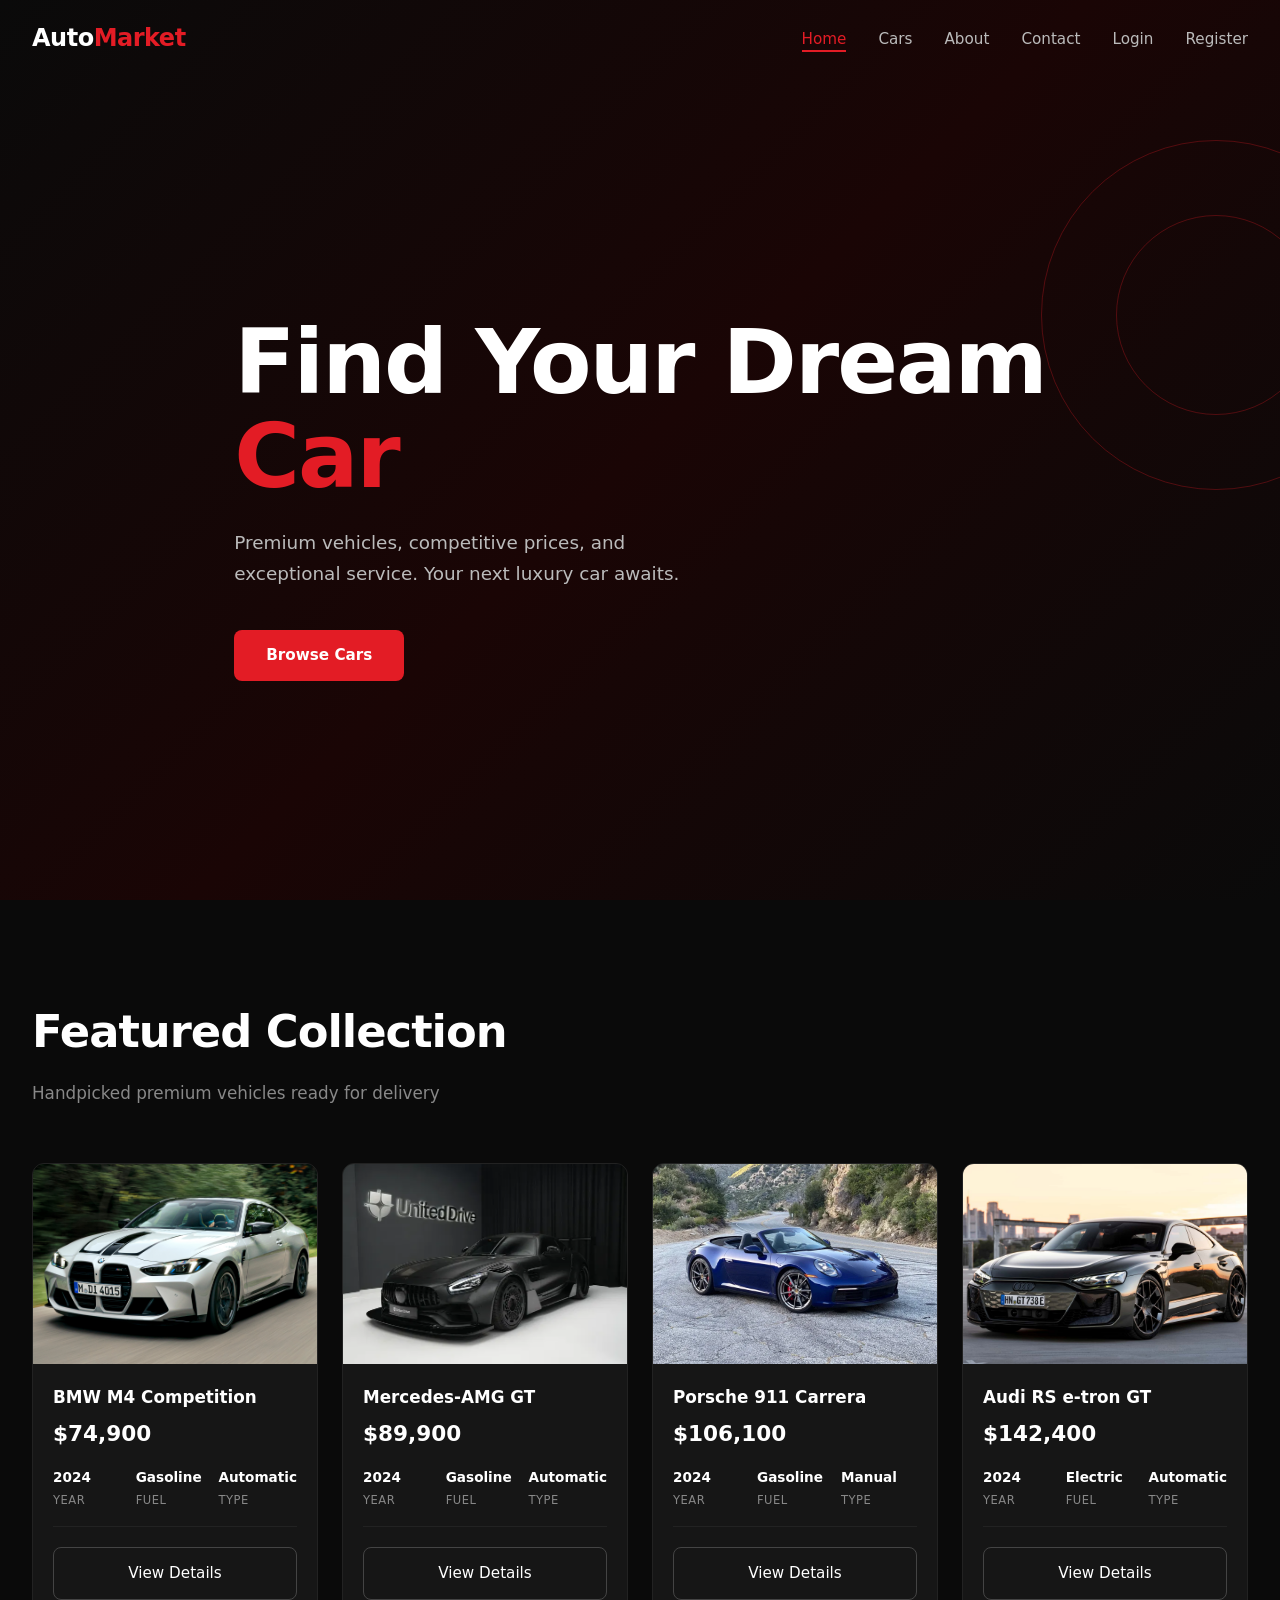
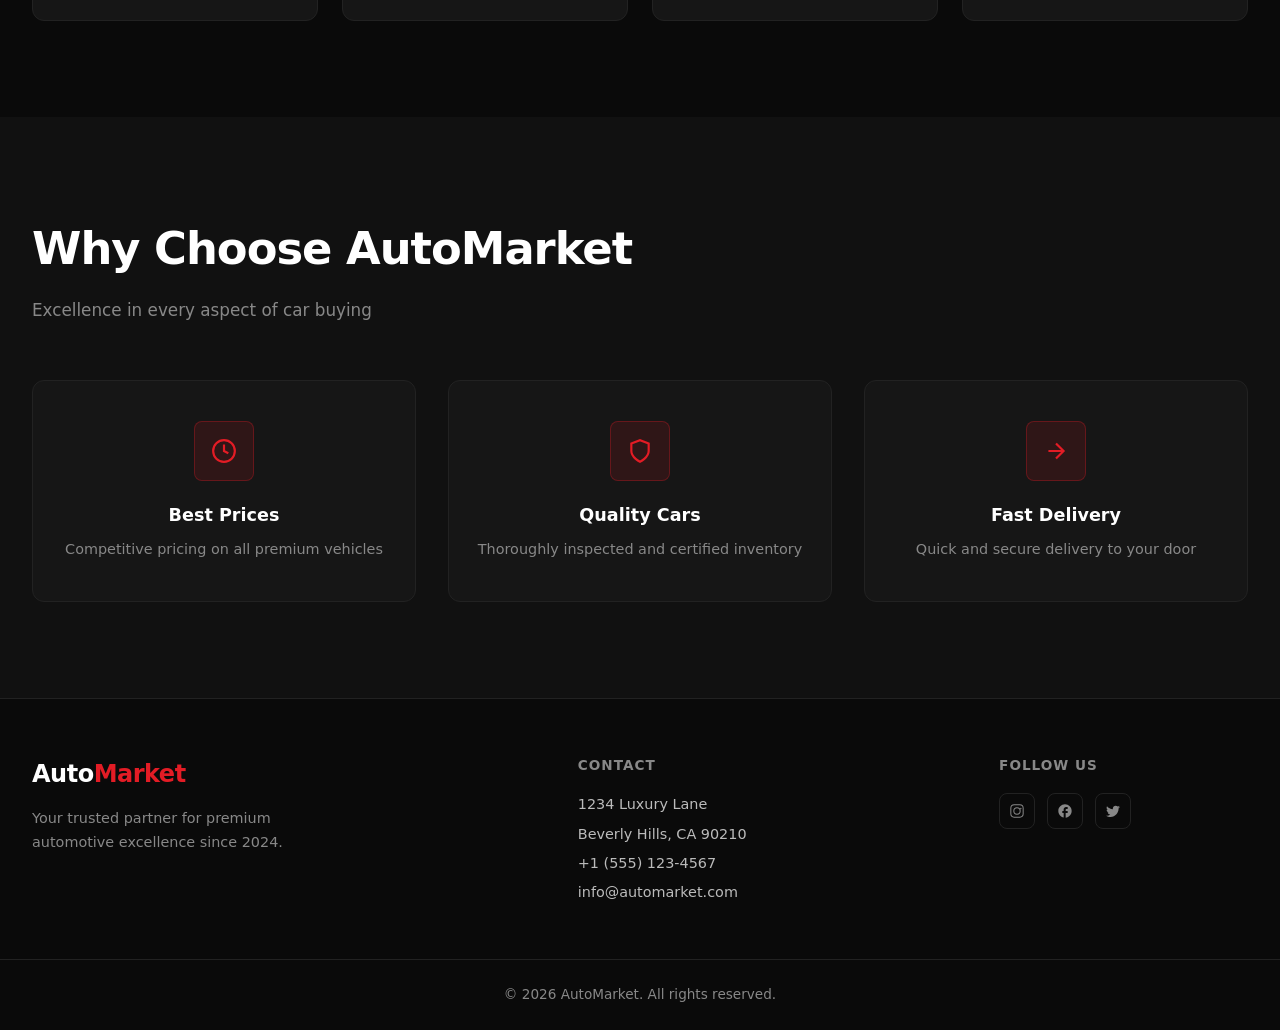
<file: html/index.html>
<!DOCTYPE html>
<html lang="en">
<head>
  <meta charset="UTF-8"/>
  <meta name="viewport" content="width=device-width, initial-scale=1.0"/>
  <title>AutoMarket – Find Your Dream Car</title>
  <link rel="stylesheet" href="../css/style.css"/>
</head>
<body>

 <nav class="navbar" id="navbar">
  <div class="nav-container">

    <a href="index.html" class="logo">Auto<span>Market</span></a>

    <ul class="nav-links">
      <li><a href="index.html" class="active">Home</a></li>
      <li><a href="cars.html">Cars</a></li>
      <li><a href="about.html">About</a></li>
      <li><a href="contact.html">Contact</a></li>
      <li><a href="login.html">Login</a></li>
      <li><a href="register.html">Register</a></li>
    </ul>

    <button class="hamburger" id="hamburger">
      <span></span>
      <span></span>
      <span></span>
    </button>

  </div>
</nav>

  <section class="hero">
    <div class="hero-bg"></div>
    <div class="hero-content animate-fade-up">
      <h1>Find Your Dream<br><span class="hero-accent">Car</span></h1>
      <p>Premium vehicles, competitive prices, and exceptional service. Your next luxury car awaits.</p>
      <a href="cars.html" class="btn-primary">Browse Cars</a>
    </div>
    <div class="hero-overlay-rings">
      <div class="ring ring-1"></div>
      <div class="ring ring-2"></div>
    </div>
  </section>

  <section class="featured section-padding">
    <div class="container">
      <div class="section-header animate-fade-up">
        <h2>Featured Collection</h2>
        <p>Handpicked premium vehicles ready for delivery</p>
      </div>
      <div class="cars-grid" id="featured-grid"></div>
    </div>
  </section>

  <section class="why-us section-padding dark-section">
    <div class="container">
      <div class="section-header animate-fade-up">
        <h2>Why Choose AutoMarket</h2>
        <p>Excellence in every aspect of car buying</p>
      </div>
      <div class="features-grid">
        <div class="feature-card animate-fade-up">
          <div class="feature-icon">
            <svg viewBox="0 0 24 24" fill="none" stroke="currentColor" stroke-width="2"><circle cx="12" cy="12" r="10"/><path d="M12 6v6l4 2"/></svg>
          </div>
          <h3>Best Prices</h3>
          <p>Competitive pricing on all premium vehicles</p>
        </div>
        <div class="feature-card animate-fade-up" style="animation-delay:.1s">
          <div class="feature-icon">
            <svg viewBox="0 0 24 24" fill="none" stroke="currentColor" stroke-width="2"><path d="M12 22s8-4 8-10V5l-8-3-8 3v7c0 6 8 10 8 10z"/></svg>
          </div>
          <h3>Quality Cars</h3>
          <p>Thoroughly inspected and certified inventory</p>
        </div>
        <div class="feature-card animate-fade-up" style="animation-delay:.2s">
          <div class="feature-icon">
            <svg viewBox="0 0 24 24" fill="none" stroke="currentColor" stroke-width="2"><path d="M5 12h14M12 5l7 7-7 7"/></svg>
          </div>
          <h3>Fast Delivery</h3>
          <p>Quick and secure delivery to your door</p>
        </div>
      </div>
    </div>
  </section>

  <footer class="footer">
    <div class="footer-container">
      <div class="footer-brand">
        <a href="index.html" class="logo">Auto<span>Market</span></a>
        <p>Your trusted partner for premium automotive excellence since 2024.</p>
      </div>
      <div class="footer-contact">
        <h4>Contact</h4>
        <p>1234 Luxury Lane</p>
        <p>Beverly Hills, CA 90210</p>
        <p>+1 (555) 123-4567</p>
        <p>info@automarket.com</p>
      </div>
      <div class="footer-social">
        <h4>Follow Us</h4>
        <div class="social-links">
          <a href="#" class="social-btn">
            <svg viewBox="0 0 24 24" fill="currentColor"><path d="M7.75 2h8.5A5.75 5.75 0 0 1 22 7.75v8.5A5.75 5.75 0 0 1 16.25 22h-8.5A5.75 5.75 0 0 1 2 16.25v-8.5A5.75 5.75 0 0 1 7.75 2zm0 1.5A4.25 4.25 0 0 0 3.5 7.75v8.5A4.25 4.25 0 0 0 7.75 20.5h8.5A4.25 4.25 0 0 0 20.5 16.25v-8.5A4.25 4.25 0 0 0 16.25 3.5h-8.5zm4.25 3a5.5 5.5 0 1 1 0 11 5.5 5.5 0 0 1 0-11zm0 1.5a4 4 0 1 0 0 8 4 4 0 0 0 0-8zm5.75-.75a1 1 0 1 1 0 2 1 1 0 0 1 0-2z"/></svg>
          </a>
          <a href="#" class="social-btn">
            <svg viewBox="0 0 24 24" fill="currentColor"><path d="M22 12c0-5.52-4.48-10-10-10S2 6.48 2 12c0 4.84 3.44 8.87 8 9.8V15H8v-3h2V9.5C10 7.57 11.57 6 13.5 6H16v3h-2c-.55 0-1 .45-1 1v2h3v3h-3v6.95C18.05 21.45 22 17.19 22 12z"/></svg>
          </a>
          <a href="#" class="social-btn">
            <svg viewBox="0 0 24 24" fill="currentColor"><path d="M22.46 6c-.77.35-1.6.58-2.46.69.88-.53 1.56-1.37 1.88-2.38-.83.5-1.75.85-2.72 1.05C18.37 4.5 17.26 4 16 4c-2.35 0-4.27 1.92-4.27 4.29 0 .34.04.67.11.98C8.28 9.09 5.11 7.38 3 4.79c-.37.63-.58 1.37-.58 2.15 0 1.49.75 2.81 1.91 3.56-.71 0-1.37-.2-1.95-.5v.03c0 2.08 1.48 3.82 3.44 4.21a4.22 4.22 0 0 1-1.93.07 4.28 4.28 0 0 0 4 2.98 8.521 8.521 0 0 1-5.33 1.84c-.34 0-.68-.02-1.02-.06C3.44 20.29 5.7 21 8.12 21 16 21 20.33 14.46 20.33 8.79c0-.19 0-.37-.01-.56.84-.6 1.56-1.36 2.14-2.23z"/></svg>
          </a>
        </div>
      </div>
    </div>
    <div class="footer-bottom">
      <p>© 2026 AutoMarket. All rights reserved.</p>
    </div>
  </footer>

  <script src="../js/script.js"></script>
  <script>
    const featured = carsData.slice(0, 4);
    const grid = document.getElementById('featured-grid');
    featured.forEach(car => { grid.innerHTML += createCarCard(car); });
    initAnimations();
  </script>
</body>
</html>
</file>
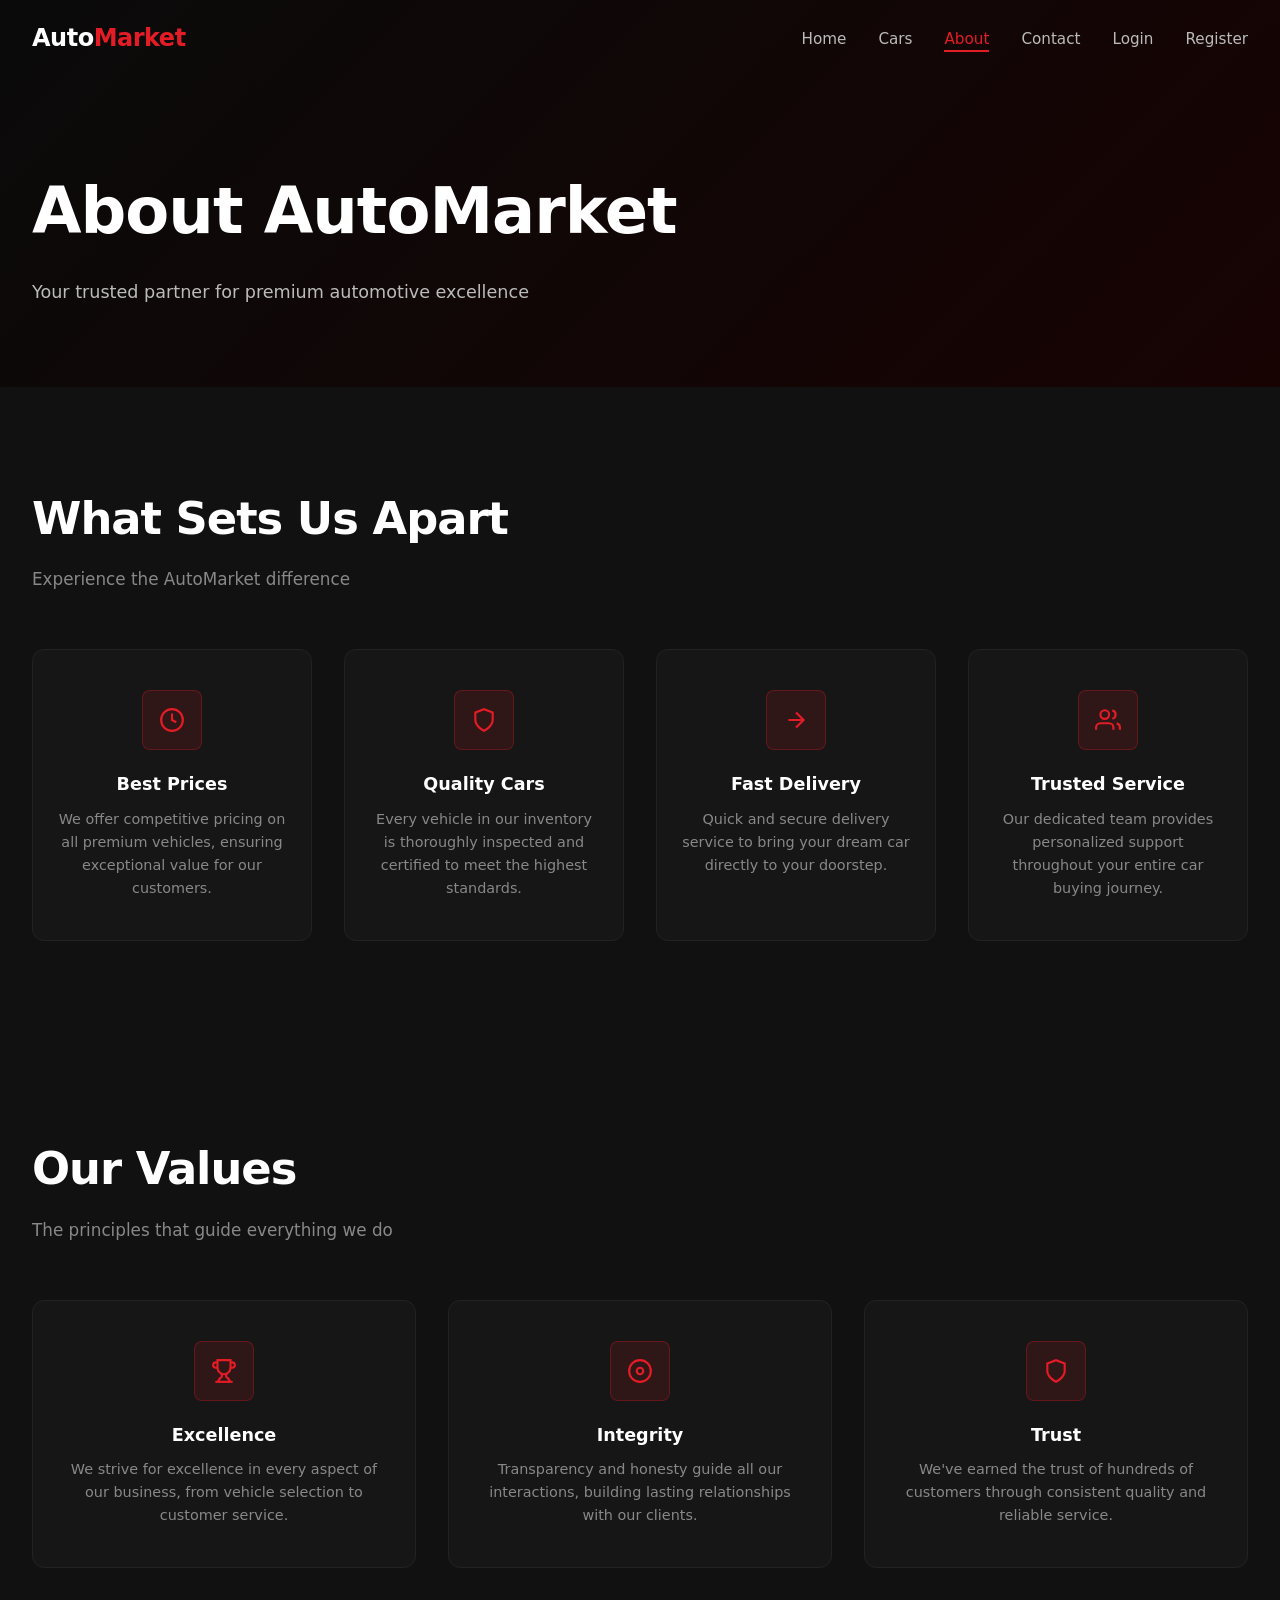
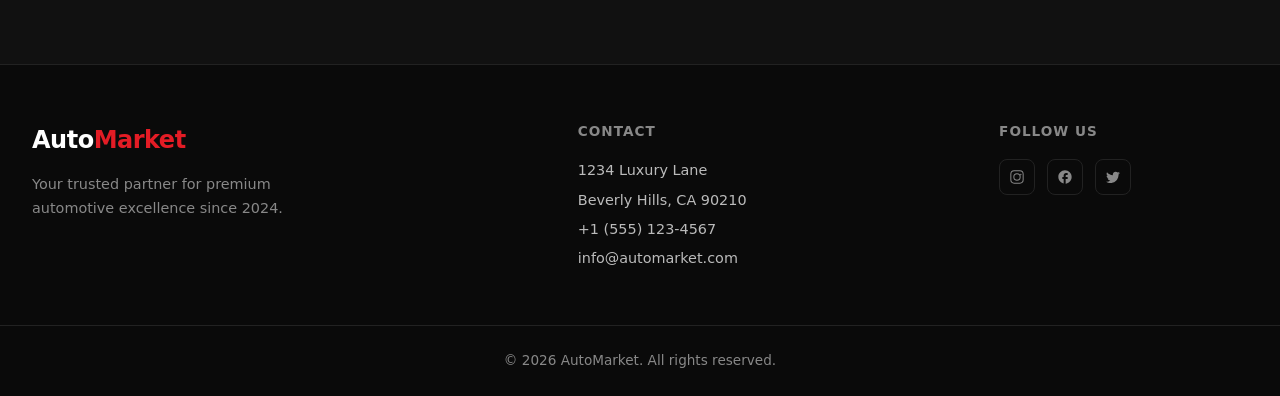
<file: html/about.html>
<!DOCTYPE html>
<html lang="en">
<head>
  <meta charset="UTF-8"/>
  <meta name="viewport" content="width=device-width, initial-scale=1.0"/>
  <title>AutoMarket – About Us</title>
  <link rel="stylesheet" href="../css/style.css"/>
</head>

<body>

  <nav class="navbar" id="navbar">
    <div class="nav-container">
      <a href="index.html" class="logo">Auto<span>Market</span></a>
      <ul class="nav-links">
        <li><a href="index.html">Home</a></li>
        <li><a href="cars.html">Cars</a></li>
        <li><a href="about.html" class="active">About</a></li>
        <li><a href="contact.html">Contact</a></li>
        <li><a href="login.html">Login</a></li>
        <li><a href="register.html">Register</a></li>
      </ul>
      <button class="hamburger" id="hamburger">
        <span></span><span></span><span></span>
      </button>
    </div>
  </nav>

  <section class="page-hero dark-section">
    <div class="hero-bg"></div>
    <div class="container">
      <div class="page-hero-content animate-fade-up">
        <h1>About AutoMarket</h1>
        <p>Your trusted partner for premium automotive excellence</p>
      </div>
    </div>
  </section>

  <section class="section-padding dark-section">
    <div class="container">
      <div class="section-header animate-fade-up">
        <h2>What Sets Us Apart</h2>
        <p>Experience the AutoMarket difference</p>
      </div>
      <div class="features-grid features-grid-4">
        <div class="feature-card animate-fade-up">
          <div class="feature-icon">
            <svg viewBox="0 0 24 24" fill="none" stroke="currentColor" stroke-width="2"><circle cx="12" cy="12" r="10"/><path d="M12 6v6l4 2"/></svg>
          </div>
          <h3>Best Prices</h3>
          <p>We offer competitive pricing on all premium vehicles, ensuring exceptional value for our customers.</p>
        </div>
        <div class="feature-card animate-fade-up" style="animation-delay:.1s">
          <div class="feature-icon">
            <svg viewBox="0 0 24 24" fill="none" stroke="currentColor" stroke-width="2"><path d="M12 22s8-4 8-10V5l-8-3-8 3v7c0 6 8 10 8 10z"/></svg>
          </div>
          <h3>Quality Cars</h3>
          <p>Every vehicle in our inventory is thoroughly inspected and certified to meet the highest standards.</p>
        </div>
        <div class="feature-card animate-fade-up" style="animation-delay:.2s">
          <div class="feature-icon">
            <svg viewBox="0 0 24 24" fill="none" stroke="currentColor" stroke-width="2"><path d="M5 12h14M12 5l7 7-7 7"/></svg>
          </div>
          <h3>Fast Delivery</h3>
          <p>Quick and secure delivery service to bring your dream car directly to your doorstep.</p>
        </div>
        <div class="feature-card animate-fade-up" style="animation-delay:.3s">
          <div class="feature-icon">
            <svg viewBox="0 0 24 24" fill="none" stroke="currentColor" stroke-width="2"><path d="M17 21v-2a4 4 0 0 0-4-4H5a4 4 0 0 0-4 4v2"/><circle cx="9" cy="7" r="4"/><path d="M23 21v-2a4 4 0 0 0-3-3.87M16 3.13a4 4 0 0 1 0 7.75"/></svg>
          </div>
          <h3>Trusted Service</h3>
          <p>Our dedicated team provides personalized support throughout your entire car buying journey.</p>
        </div>
      </div>
    </div>
  </section>

  <section class="section-padding dark-section">
    <div class="container">
      <div class="section-header animate-fade-up">
        <h2>Our Values</h2>
        <p>The principles that guide everything we do</p>
      </div>
      <div class="features-grid">
        <div class="feature-card animate-fade-up">
          <div class="feature-icon">
            <svg viewBox="0 0 24 24" fill="none" stroke="currentColor" stroke-width="2"><path d="M6 9H4.5a2.5 2.5 0 0 1 0-5H6"/><path d="M18 9h1.5a2.5 2.5 0 0 0 0-5H18"/><path d="M4 22h16"/><path d="M10 14.66V17c0 .55-.47.98-.97 1.21C7.85 18.75 7 20.24 7 22"/><path d="M14 14.66V17c0 .55.47.98.97 1.21C16.15 18.75 17 20.24 17 22"/><path d="M18 2H6v7a6 6 0 0 0 12 0V2z"/></svg>
          </div>
          <h3>Excellence</h3>
          <p>We strive for excellence in every aspect of our business, from vehicle selection to customer service.</p>
        </div>
        <div class="feature-card animate-fade-up" style="animation-delay:.1s">
          <div class="feature-icon">
            <svg viewBox="0 0 24 24" fill="none" stroke="currentColor" stroke-width="2"><circle cx="12" cy="12" r="10"/><circle cx="12" cy="12" r="3"/></svg>
          </div>
          <h3>Integrity</h3>
          <p>Transparency and honesty guide all our interactions, building lasting relationships with our clients.</p>
        </div>
        <div class="feature-card animate-fade-up" style="animation-delay:.2s">
          <div class="feature-icon">
            <svg viewBox="0 0 24 24" fill="none" stroke="currentColor" stroke-width="2"><path d="M12 22s8-4 8-10V5l-8-3-8 3v7c0 6 8 10 8 10z"/></svg>
          </div>
          <h3>Trust</h3>
          <p>We've earned the trust of hundreds of customers through consistent quality and reliable service.</p>
        </div>
      </div>
    </div>
  </section>

  <footer class="footer">
    <div class="footer-container">
      <div class="footer-brand">
        <a href="index.html" class="logo">Auto<span>Market</span></a>
        <p>Your trusted partner for premium automotive excellence since 2024.</p>
      </div>
      <div class="footer-contact">
        <h4>Contact</h4>
        <p>1234 Luxury Lane</p>
        <p>Beverly Hills, CA 90210</p>
        <p>+1 (555) 123-4567</p>
        <p>info@automarket.com</p>
      </div>
      <div class="footer-social">
        <h4>Follow Us</h4>
        <div class="social-links">
          <a href="#" class="social-btn">
            <svg viewBox="0 0 24 24" fill="currentColor"><path d="M7.75 2h8.5A5.75 5.75 0 0 1 22 7.75v8.5A5.75 5.75 0 0 1 16.25 22h-8.5A5.75 5.75 0 0 1 2 16.25v-8.5A5.75 5.75 0 0 1 7.75 2zm0 1.5A4.25 4.25 0 0 0 3.5 7.75v8.5A4.25 4.25 0 0 0 7.75 20.5h8.5A4.25 4.25 0 0 0 20.5 16.25v-8.5A4.25 4.25 0 0 0 16.25 3.5h-8.5zm4.25 3a5.5 5.5 0 1 1 0 11 5.5 5.5 0 0 1 0-11zm0 1.5a4 4 0 1 0 0 8 4 4 0 0 0 0-8zm5.75-.75a1 1 0 1 1 0 2 1 1 0 0 1 0-2z"/></svg>
          </a>
          <a href="#" class="social-btn">
            <svg viewBox="0 0 24 24" fill="currentColor"><path d="M22 12c0-5.52-4.48-10-10-10S2 6.48 2 12c0 4.84 3.44 8.87 8 9.8V15H8v-3h2V9.5C10 7.57 11.57 6 13.5 6H16v3h-2c-.55 0-1 .45-1 1v2h3v3h-3v6.95C18.05 21.45 22 17.19 22 12z"/></svg>
          </a>
          <a href="#" class="social-btn">
            <svg viewBox="0 0 24 24" fill="currentColor"><path d="M22.46 6c-.77.35-1.6.58-2.46.69.88-.53 1.56-1.37 1.88-2.38-.83.5-1.75.85-2.72 1.05C18.37 4.5 17.26 4 16 4c-2.35 0-4.27 1.92-4.27 4.29 0 .34.04.67.11.98C8.28 9.09 5.11 7.38 3 4.79c-.37.63-.58 1.37-.58 2.15 0 1.49.75 2.81 1.91 3.56-.71 0-1.37-.2-1.95-.5v.03c0 2.08 1.48 3.82 3.44 4.21a4.22 4.22 0 0 1-1.93.07 4.28 4.28 0 0 0 4 2.98 8.521 8.521 0 0 1-5.33 1.84c-.34 0-.68-.02-1.02-.06C3.44 20.29 5.7 21 8.12 21 16 21 20.33 14.46 20.33 8.79c0-.19 0-.37-.01-.56.84-.6 1.56-1.36 2.14-2.23z"/></svg>
          </a>
        </div>
      </div>
    </div>
    <div class="footer-bottom">
      <p>© 2026 AutoMarket. All rights reserved.</p>
    </div>
  </footer>

  <script src="../js/script.js"></script>
  <script>initAnimations();</script>
</body>
</html>
</file>
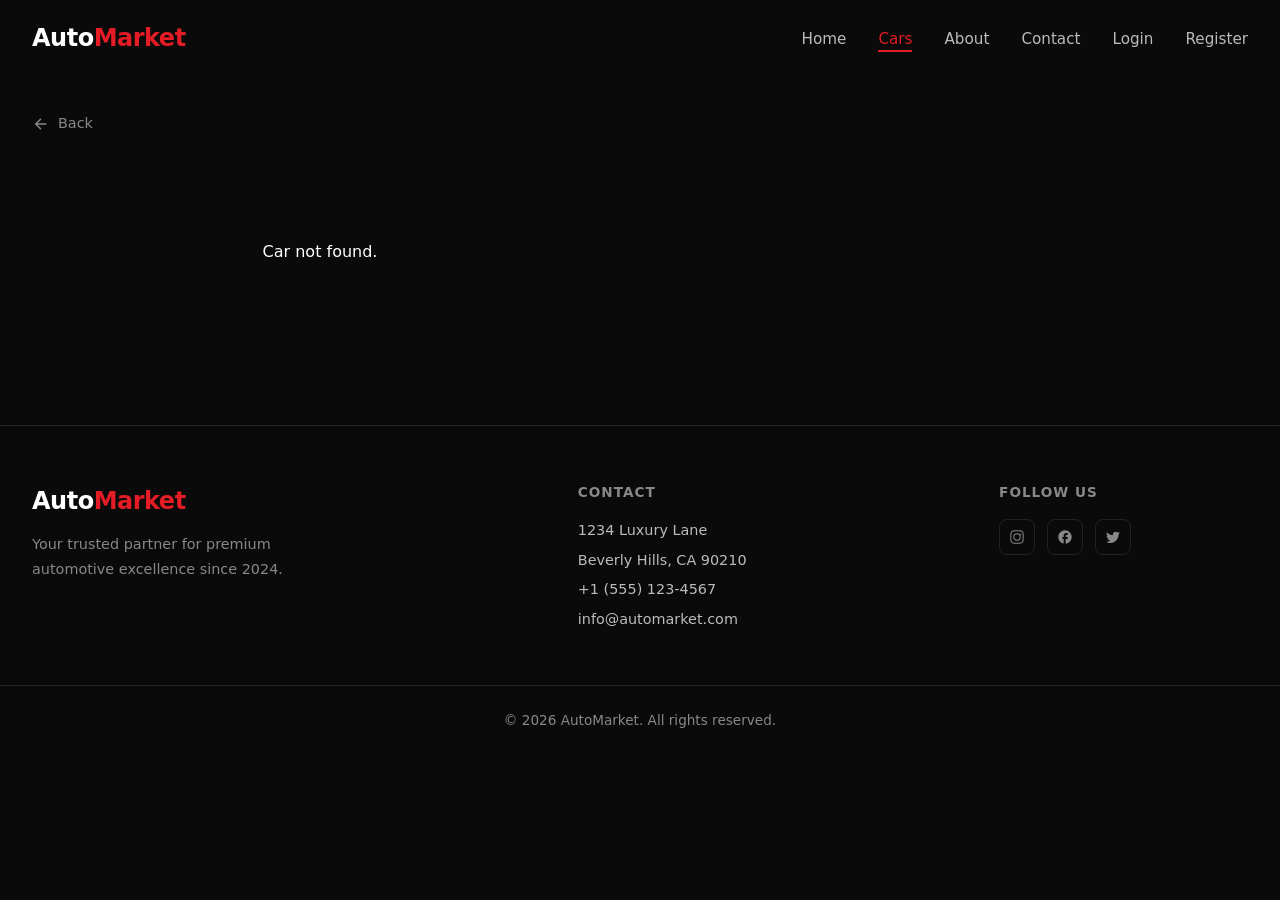
<file: html/car-details.html>
<!DOCTYPE html>
<html lang="en">
<head>
  <meta charset="UTF-8"/>
  <meta name="viewport" content="width=device-width, initial-scale=1.0"/>
  <title>AutoMarket – Car Details</title>
  <link rel="stylesheet" href="../css/style.css"/>
</head>

<body>

  <nav class="navbar" id="navbar">
    <div class="nav-container">
      <a href="index.html" class="logo">Auto<span>Market</span></a>
      <ul class="nav-links">
<li><a href="index.html">Home</a></li>
<li><a href="cars.html" class="active">Cars</a></li>
<li><a href="about.html">About</a></li>
<li><a href="contact.html">Contact</a></li>
<li><a href="login.html">Login</a></li>
<li><a href="register.html">Register</a></li>
      </ul>
      <button class="hamburger" id="hamburger">
        <span></span><span></span><span></span>
      </button>
    </div>
  </nav>

  <section class="car-detail-page section-padding">
    <div class="container">
      <a href="cars.html" class="back-btn animate-fade-up">
        <svg viewBox="0 0 24 24" fill="none" stroke="currentColor" stroke-width="2"><path d="M19 12H5M12 5l-7 7 7 7"/></svg>
        Back
      </a>
      <div class="car-detail-grid" id="car-detail"></div>
    </div>
  </section>

  <footer class="footer">
    <div class="footer-container">
      <div class="footer-brand">
        <a href="index.html" class="logo">Auto<span>Market</span></a>
        <p>Your trusted partner for premium automotive excellence since 2024.</p>
      </div>
      <div class="footer-contact">
        <h4>Contact</h4>
        <p>1234 Luxury Lane</p>
        <p>Beverly Hills, CA 90210</p>
        <p>+1 (555) 123-4567</p>
        <p>info@automarket.com</p>
      </div>
      <div class="footer-social">
        <h4>Follow Us</h4>
        <div class="social-links">
          <a href="#" class="social-btn">
            <svg viewBox="0 0 24 24" fill="currentColor"><path d="M7.75 2h8.5A5.75 5.75 0 0 1 22 7.75v8.5A5.75 5.75 0 0 1 16.25 22h-8.5A5.75 5.75 0 0 1 2 16.25v-8.5A5.75 5.75 0 0 1 7.75 2zm0 1.5A4.25 4.25 0 0 0 3.5 7.75v8.5A4.25 4.25 0 0 0 7.75 20.5h8.5A4.25 4.25 0 0 0 20.5 16.25v-8.5A4.25 4.25 0 0 0 16.25 3.5h-8.5zm4.25 3a5.5 5.5 0 1 1 0 11 5.5 5.5 0 0 1 0-11zm0 1.5a4 4 0 1 0 0 8 4 4 0 0 0 0-8zm5.75-.75a1 1 0 1 1 0 2 1 1 0 0 1 0-2z"/></svg>
          </a>
          <a href="#" class="social-btn">
            <svg viewBox="0 0 24 24" fill="currentColor"><path d="M22 12c0-5.52-4.48-10-10-10S2 6.48 2 12c0 4.84 3.44 8.87 8 9.8V15H8v-3h2V9.5C10 7.57 11.57 6 13.5 6H16v3h-2c-.55 0-1 .45-1 1v2h3v3h-3v6.95C18.05 21.45 22 17.19 22 12z"/></svg>
          </a>
          <a href="#" class="social-btn">
            <svg viewBox="0 0 24 24" fill="currentColor"><path d="M22.46 6c-.77.35-1.6.58-2.46.69.88-.53 1.56-1.37 1.88-2.38-.83.5-1.75.85-2.72 1.05C18.37 4.5 17.26 4 16 4c-2.35 0-4.27 1.92-4.27 4.29 0 .34.04.67.11.98C8.28 9.09 5.11 7.38 3 4.79c-.37.63-.58 1.37-.58 2.15 0 1.49.75 2.81 1.91 3.56-.71 0-1.37-.2-1.95-.5v.03c0 2.08 1.48 3.82 3.44 4.21a4.22 4.22 0 0 1-1.93.07 4.28 4.28 0 0 0 4 2.98 8.521 8.521 0 0 1-5.33 1.84c-.34 0-.68-.02-1.02-.06C3.44 20.29 5.7 21 8.12 21 16 21 20.33 14.46 20.33 8.79c0-.19 0-.37-.01-.56.84-.6 1.56-1.36 2.14-2.23z"/></svg>
          </a>
        </div>
      </div>
    </div>
    <div class="footer-bottom">
      <p>© 2026 AutoMarket. All rights reserved.</p>
    </div>
  </footer>

  <script src="../js/script.js"></script>
  <script>
    const params = new URLSearchParams(window.location.search);
    const carId = parseInt(params.get('id'));
    const car = carsData.find(c => c.id === carId);
    const container = document.getElementById('car-detail');

    if (!car) {
      container.innerHTML = '<p style="color:#fff;text-align:center;padding:4rem">Car not found. <a href="cars.html" style="color:#e31c25">Go back</a></p>';
    } else {
      document.title = 'AutoMarket – ' + car.name;
      container.innerHTML = `
        <div class="car-images animate-fade-up">
          <div class="main-image">
          <img src="${car.image}" alt="${car.name}" id="main-img"/>
          </div>
          <div class="thumb-strip">
            <img src="${car.image}" class="thumb active">
          </div>
        </div>
        <div class="car-info animate-fade-up" style="animation-delay:.15s">
          <span class="car-brand-tag">${car.brand}</span>
          <h1>${car.name}</h1>
          <p class="car-price-big">$${car.price.toLocaleString()}</p>
          <p class="car-desc">${car.description}</p>
          <div class="specs-grid">
            <h3>Specifications</h3>
            <div class="specs-list">
              <div class="spec-item"><span class="spec-label">Year</span><span class="spec-value">${car.year}</span></div>
              <div class="spec-item"><span class="spec-label">Engine</span><span class="spec-value">${car.engine}</span></div>
              <div class="spec-item"><span class="spec-label">Fuel Type</span><span class="spec-value">${car.fuel}</span></div>
              <div class="spec-item"><span class="spec-label">Transmission</span><span class="spec-value">${car.transmission}</span></div>
              <div class="spec-item"><span class="spec-label">Mileage</span><span class="spec-value">${car.mileage}</span></div>
              <div class="spec-item"><span class="spec-label">Brand</span><span class="spec-value">${car.brand}</span></div>
            </div>
          </div>
          <div class="car-actions">
            <a href="contact.html" class="btn-primary">
              <svg viewBox="0 0 24 24" fill="none" stroke="currentColor" stroke-width="2"><path d="M4 4h16c1.1 0 2 .9 2 2v12c0 1.1-.9 2-2 2H4c-1.1 0-2-.9-2-2V6c0-1.1.9-2 2-2z"/><polyline points="22,6 12,13 2,6"/></svg>
              Contact Seller
            </a>
            <a href="tel:+15551234567" class="btn-outline">
              <svg viewBox="0 0 24 24" fill="none" stroke="currentColor" stroke-width="2"><path d="M22 16.92v3a2 2 0 0 1-2.18 2 19.79 19.79 0 0 1-8.63-3.07A19.5 19.5 0 0 1 4.64 12a19.79 19.79 0 0 1-3.07-8.67A2 2 0 0 1 3.55 1h3a2 2 0 0 1 2 1.72c.127.96.361 1.903.7 2.81a2 2 0 0 1-.45 2.11L7.91 8.54a16 16 0 0 0 6.63 6.63l.91-.91a2 2 0 0 1 2.11-.45c.907.339 1.85.573 2.81.7A2 2 0 0 1 22 16.92z"/></svg>
              Call Now
            </a>
          </div>
        </div>
      `;
    }

    function switchImage(src, el) {
      document.getElementById('main-img').src = src;
      document.querySelectorAll('.thumb').forEach(t => t.classList.remove('active'));
      el.classList.add('active');
    }

    initAnimations();
  </script>
</body>
</html>
</file>
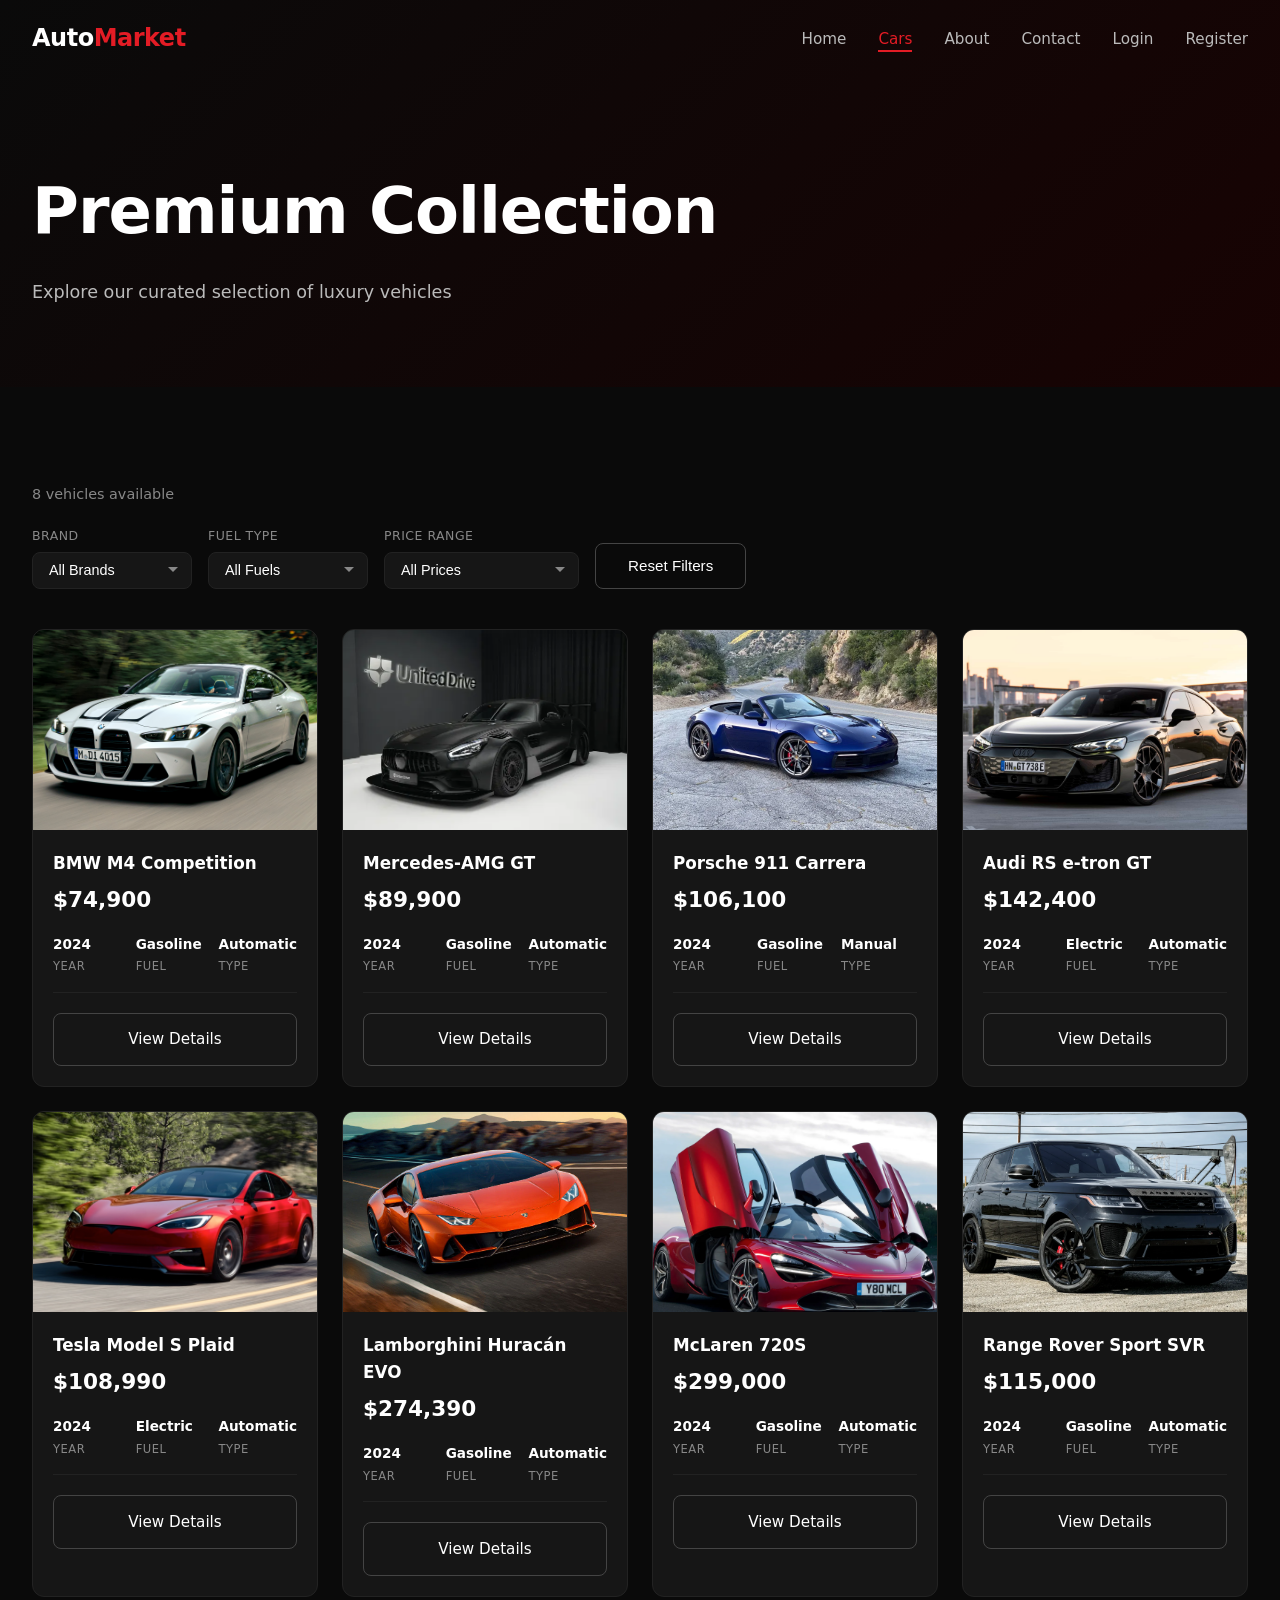
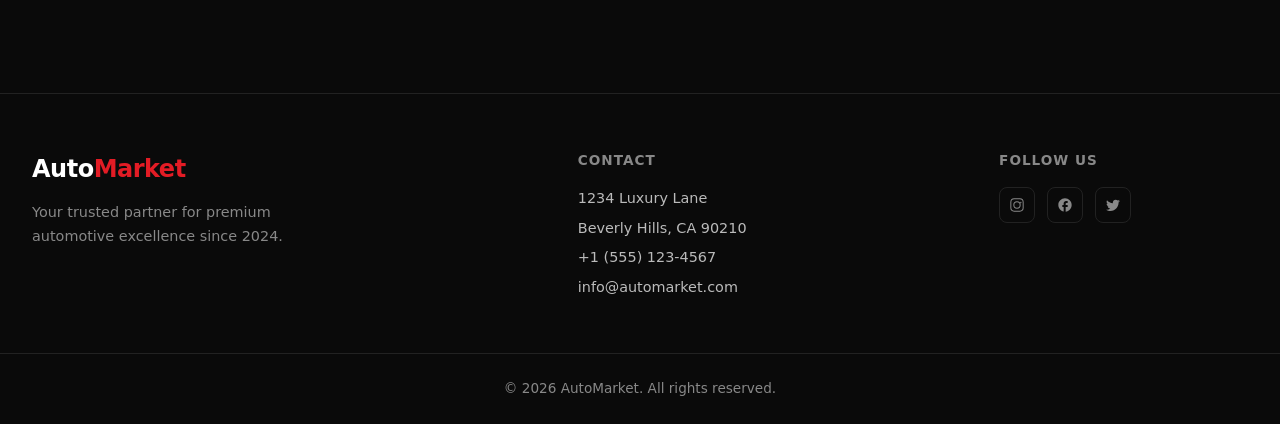
<file: html/cars.html>
<!DOCTYPE html>
<html lang="en">
<head>
  <meta charset="UTF-8"/>
  <meta name="viewport" content="width=device-width, initial-scale=1.0"/>
  <title>AutoMarket – Premium Collection</title>
  <link rel="stylesheet" href="../css/style.css"/>
</head>

<body>

  <nav class="navbar" id="navbar">
    <div class="nav-container">
      <a href="index.html" class="logo">Auto<span>Market</span></a>
      <ul class="nav-links">
<li><a href="index.html">Home</a></li>
<li><a href="cars.html" class="active">Cars</a></li>
<li><a href="about.html">About</a></li>
<li><a href="contact.html">Contact</a></li>
<li><a href="login.html">Login</a></li>
<li><a href="register.html">Register</a></li>
      </ul>
      <button class="hamburger" id="hamburger">
        <span></span><span></span><span></span>
      </button>
    </div>
  </nav>

  <section class="page-hero dark-section">
    <div class="hero-bg"></div>
    <div class="container">
      <div class="page-hero-content animate-fade-up">
        <h1>Premium Collection</h1>
        <p>Explore our curated selection of luxury vehicles</p>
      </div>
    </div>
  </section>

  <section class="cars-page section-padding">
    <div class="container">
      <div class="filters-bar animate-fade-up">
        <p class="vehicles-count" id="vehicles-count">8 vehicles available</p>
        <div class="filters">
          <div class="filter-group">
            <label>Brand</label>
            <select id="filter-brand">
              <option value="">All Brands</option>
              <option value="BMW">BMW</option>
              <option value="Mercedes">Mercedes</option>
              <option value="Porsche">Porsche</option>
              <option value="Audi">Audi</option>
              <option value="Tesla">Tesla</option>
              <option value="Lamborghini">Lamborghini</option>
              <option value="McLaren">McLaren</option>
              <option value="Range Rover">Range Rover</option>
            </select>
          </div>
          <div class="filter-group">
            <label>Fuel Type</label>
            <select id="filter-fuel">
              <option value="">All Fuels</option>
              <option value="Gasoline">Gasoline</option>
              <option value="Electric">Electric</option>
            </select>
          </div>
          <div class="filter-group">
            <label>Price Range</label>
            <select id="filter-price">
              <option value="">All Prices</option>
              <option value="0-100000">Under $100,000</option>
              <option value="100000-200000">$100,000 – $200,000</option>
              <option value="200000-999999">Over $200,000</option>
            </select>
          </div>
          <button class="btn-outline" id="reset-filters">Reset Filters</button>
        </div>
      </div>
      <div class="cars-grid" id="cars-grid"></div>
    </div>
  </section>

  <footer class="footer">
    <div class="footer-container">
      <div class="footer-brand">
        <a href="index.html" class="logo">Auto<span>Market</span></a>
        <p>Your trusted partner for premium automotive excellence since 2024.</p>
      </div>
      <div class="footer-contact">
        <h4>Contact</h4>
        <p>1234 Luxury Lane</p>
        <p>Beverly Hills, CA 90210</p>
        <p>+1 (555) 123-4567</p>
        <p>info@automarket.com</p>
      </div>
      <div class="footer-social">
        <h4>Follow Us</h4>
        <div class="social-links">
          <a href="#" class="social-btn">
            <svg viewBox="0 0 24 24" fill="currentColor"><path d="M7.75 2h8.5A5.75 5.75 0 0 1 22 7.75v8.5A5.75 5.75 0 0 1 16.25 22h-8.5A5.75 5.75 0 0 1 2 16.25v-8.5A5.75 5.75 0 0 1 7.75 2zm0 1.5A4.25 4.25 0 0 0 3.5 7.75v8.5A4.25 4.25 0 0 0 7.75 20.5h8.5A4.25 4.25 0 0 0 20.5 16.25v-8.5A4.25 4.25 0 0 0 16.25 3.5h-8.5zm4.25 3a5.5 5.5 0 1 1 0 11 5.5 5.5 0 0 1 0-11zm0 1.5a4 4 0 1 0 0 8 4 4 0 0 0 0-8zm5.75-.75a1 1 0 1 1 0 2 1 1 0 0 1 0-2z"/></svg>
          </a>
          <a href="#" class="social-btn">
            <svg viewBox="0 0 24 24" fill="currentColor"><path d="M22 12c0-5.52-4.48-10-10-10S2 6.48 2 12c0 4.84 3.44 8.87 8 9.8V15H8v-3h2V9.5C10 7.57 11.57 6 13.5 6H16v3h-2c-.55 0-1 .45-1 1v2h3v3h-3v6.95C18.05 21.45 22 17.19 22 12z"/></svg>
          </a>
          <a href="#" class="social-btn">
            <svg viewBox="0 0 24 24" fill="currentColor"><path d="M22.46 6c-.77.35-1.6.58-2.46.69.88-.53 1.56-1.37 1.88-2.38-.83.5-1.75.85-2.72 1.05C18.37 4.5 17.26 4 16 4c-2.35 0-4.27 1.92-4.27 4.29 0 .34.04.67.11.98C8.28 9.09 5.11 7.38 3 4.79c-.37.63-.58 1.37-.58 2.15 0 1.49.75 2.81 1.91 3.56-.71 0-1.37-.2-1.95-.5v.03c0 2.08 1.48 3.82 3.44 4.21a4.22 4.22 0 0 1-1.93.07 4.28 4.22 0 0 0 4 2.98 8.521 8.521 0 0 1-5.33 1.84c-.34 0-.68-.02-1.02-.06C3.44 20.29 5.7 21 8.12 21 16 21 20.33 14.46 20.33 8.79c0-.19 0-.37-.01-.56.84-.6 1.56-1.36 2.14-2.23z"/></svg>
          </a>
        </div>
      </div>
    </div>
    <div class="footer-bottom">
      <p>© 2026 AutoMarket. All rights reserved.</p>
    </div>
  </footer>

  <script src="../js/script.js"></script>
  <script>
    const grid = document.getElementById('cars-grid');
    const countEl = document.getElementById('vehicles-count');

    function renderCars(list) {
      grid.innerHTML = '';
      countEl.textContent = list.length + ' vehicles available';
      list.forEach((car, i) => {
        const div = document.createElement('div');
        div.innerHTML = createCarCard(car);
        const card = div.firstElementChild;
        card.style.animationDelay = (i * 0.08) + 's';
        card.classList.add('animate-fade-up');
        grid.appendChild(card);
      });
      initAnimations();
    }

    function applyFilters() {
      const brand = document.getElementById('filter-brand').value;
      const fuel = document.getElementById('filter-fuel').value;
      const price = document.getElementById('filter-price').value;
      const filtered = carsData.filter(car => {
        if (brand && car.brand !== brand) return false;
        if (fuel && car.fuel !== fuel) return false;
        if (price) {
          const [min, max] = price.split('-').map(Number);
          if (car.price < min || car.price > max) return false;
        }
        return true;
      });
      renderCars(filtered);
    }

    document.getElementById('filter-brand').addEventListener('change', applyFilters);
    document.getElementById('filter-fuel').addEventListener('change', applyFilters);
    document.getElementById('filter-price').addEventListener('change', applyFilters);
    document.getElementById('reset-filters').addEventListener('click', () => {
      document.getElementById('filter-brand').value = '';
      document.getElementById('filter-fuel').value = '';
      document.getElementById('filter-price').value = '';
      renderCars(carsData);
    });

    renderCars(carsData);
    initAnimations();
  </script>
</body>
</html>
</file>
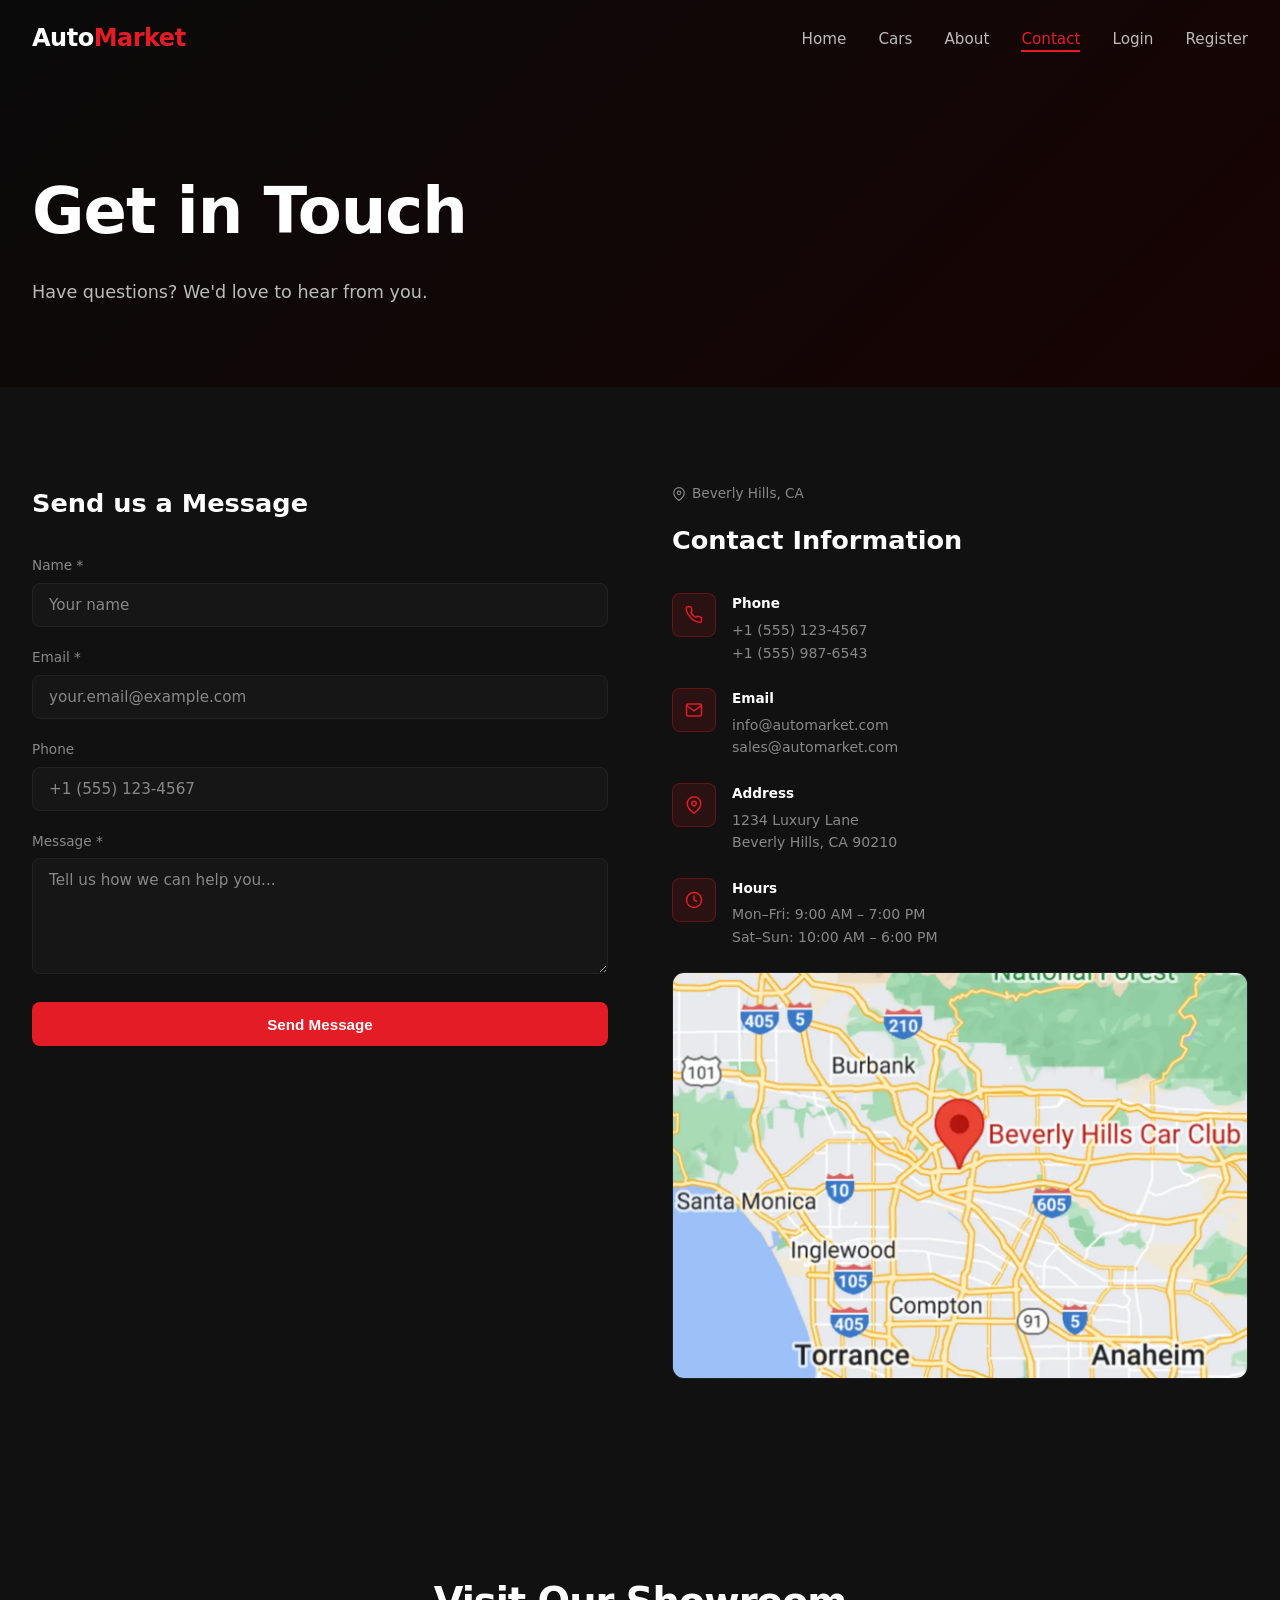
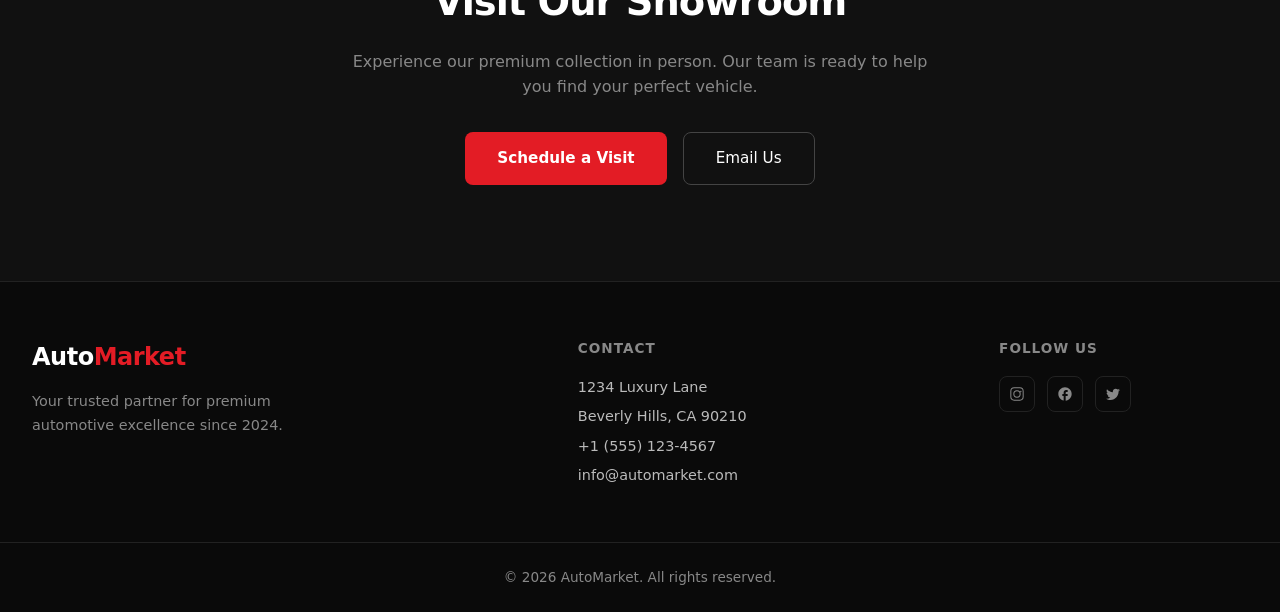
<file: html/contact.html>
<!DOCTYPE html>
<html lang="en">
<head>
  <meta charset="UTF-8"/>
  <meta name="viewport" content="width=device-width, initial-scale=1.0"/>
  <title>AutoMarket – Contact</title>
  <link rel="stylesheet" href="../css/style.css"/>
</head>

<body>

  <nav class="navbar" id="navbar">
    <div class="nav-container">
      <a href="index.html" class="logo">Auto<span>Market</span></a>
      <ul class="nav-links">
   
<li><a href="index.html">Home</a></li>
<li><a href="cars.html">Cars</a></li>
<li><a href="about.html">About</a></li>
<li><a href="contact.html" class="active">Contact</a></li>
<li><a href="login.html">Login</a></li>
<li><a href="register.html">Register</a></li>
      </ul>
      <button class="hamburger" id="hamburger">
        <span></span><span></span><span></span>
      </button>
    </div>
  </nav>

  <section class="page-hero dark-section">
    <div class="hero-bg"></div>
    <div class="container">
      <div class="page-hero-content animate-fade-up">
        <h1>Get in Touch</h1>
        <p>Have questions? We'd love to hear from you.</p>
      </div>
    </div>
  </section>

  <section class="section-padding dark-section">
    <div class="container">
      <div class="contact-grid">
        <div class="contact-form-box animate-fade-up">
          <h2>Send us a Message</h2>
          <div class="form-group">
            <label>Name *</label>
            <input type="text" id="name" placeholder="Your name"/>
          </div>
          <div class="form-group">
            <label>Email *</label>
            <input type="email" id="email" placeholder="your.email@example.com"/>
          </div>
          <div class="form-group">
            <label>Phone</label>
            <input type="tel" id="phone" placeholder="+1 (555) 123-4567"/>
          </div>
          <div class="form-group">
            <label>Message *</label>
            <textarea id="message" rows="5" placeholder="Tell us how we can help you..."></textarea>
          </div>
          <button class="btn-primary btn-full" onclick="sendMessage()">Send Message</button>
          <div class="form-success" id="form-success">
            <svg viewBox="0 0 24 24" fill="none" stroke="currentColor" stroke-width="2"><polyline points="20 6 9 17 4 12"/></svg>
            Message sent successfully! We'll get back to you soon.
          </div>
        </div>

        <div class="contact-info-box animate-fade-up" style="animation-delay:.15s">
          <div class="location-tag">
            <svg viewBox="0 0 24 24" fill="none" stroke="currentColor" stroke-width="2"><path d="M21 10c0 7-9 13-9 13s-9-6-9-13a9 9 0 0 1 18 0z"/><circle cx="12" cy="10" r="3"/></svg>
            Beverly Hills, CA
          </div>
          <h2>Contact Information</h2>
          <div class="contact-item">
            <div class="contact-icon">
              <svg viewBox="0 0 24 24" fill="none" stroke="currentColor" stroke-width="2"><path d="M22 16.92v3a2 2 0 0 1-2.18 2 19.79 19.79 0 0 1-8.63-3.07A19.5 19.5 0 0 1 4.64 12a19.79 19.79 0 0 1-3.07-8.67A2 2 0 0 1 3.55 1h3a2 2 0 0 1 2 1.72c.127.96.361 1.903.7 2.81a2 2 0 0 1-.45 2.11L7.91 8.54a16 16 0 0 0 6.63 6.63l.91-.91a2 2 0 0 1 2.11-.45c.907.339 1.85.573 2.81.7A2 2 0 0 1 22 16.92z"/></svg>
            </div>
            <div>
              <h4>Phone</h4>
              <p>+1 (555) 123-4567</p>
              <p>+1 (555) 987-6543</p>
            </div>
          </div>
          <div class="contact-item">
            <div class="contact-icon">
              <svg viewBox="0 0 24 24" fill="none" stroke="currentColor" stroke-width="2"><path d="M4 4h16c1.1 0 2 .9 2 2v12c0 1.1-.9 2-2 2H4c-1.1 0-2-.9-2-2V6c0-1.1.9-2 2-2z"/><polyline points="22,6 12,13 2,6"/></svg>
            </div>
            <div>
              <h4>Email</h4>
              <p>info@automarket.com</p>
              <p>sales@automarket.com</p>
            </div>
          </div>
          <div class="contact-item">
            <div class="contact-icon">
              <svg viewBox="0 0 24 24" fill="none" stroke="currentColor" stroke-width="2"><path d="M21 10c0 7-9 13-9 13s-9-6-9-13a9 9 0 0 1 18 0z"/><circle cx="12" cy="10" r="3"/></svg>
            </div>
            <div>
              <h4>Address</h4>
              <p>1234 Luxury Lane</p>
              <p>Beverly Hills, CA 90210</p>
            </div>
          </div>
          <div class="contact-item">
            <div class="contact-icon">
              <svg viewBox="0 0 24 24" fill="none" stroke="currentColor" stroke-width="2"><circle cx="12" cy="12" r="10"/><polyline points="12 6 12 12 16 14"/></svg>
            </div>
            <div>
              <h4>Hours</h4>
              <p>Mon–Fri: 9:00 AM – 7:00 PM</p>
              <p>Sat–Sun: 10:00 AM – 6:00 PM</p>
            </div>
          </div>
          <div class="map-placeholder">
           <img src="../assets/img/contact.jpg" alt="Contact Map" class="contact-map">
          </div>
        </div>
      </div>
    </div>
  </section>

  <section class="section-padding dark-section">
    <div class="container">
      <div class="cta-content animate-fade-up">
        <h2>Visit Our Showroom</h2>
        <p>Experience our premium collection in person. Our team is ready to help you find your perfect vehicle.</p>
        <div class="cta-buttons">
          <a href="contact.html" class="btn-primary">Schedule a Visit</a>
          <a href="mailto:info@automarket.com" class="btn-outline">Email Us</a>
        </div>
      </div>
    </div>
  </section>

  <footer class="footer">
    <div class="footer-container">
      <div class="footer-brand">
        <a href="index.html" class="logo">Auto<span>Market</span></a>
        <p>Your trusted partner for premium automotive excellence since 2024.</p>
      </div>
      <div class="footer-contact">
        <h4>Contact</h4>
        <p>1234 Luxury Lane</p>
        <p>Beverly Hills, CA 90210</p>
        <p>+1 (555) 123-4567</p>
        <p>info@automarket.com</p>
      </div>
      <div class="footer-social">
        <h4>Follow Us</h4>
        <div class="social-links">
          <a href="#" class="social-btn">
            <svg viewBox="0 0 24 24" fill="currentColor"><path d="M7.75 2h8.5A5.75 5.75 0 0 1 22 7.75v8.5A5.75 5.75 0 0 1 16.25 22h-8.5A5.75 5.75 0 0 1 2 16.25v-8.5A5.75 5.75 0 0 1 7.75 2zm0 1.5A4.25 4.25 0 0 0 3.5 7.75v8.5A4.25 4.25 0 0 0 7.75 20.5h8.5A4.25 4.25 0 0 0 20.5 16.25v-8.5A4.25 4.25 0 0 0 16.25 3.5h-8.5zm4.25 3a5.5 5.5 0 1 1 0 11 5.5 5.5 0 0 1 0-11zm0 1.5a4 4 0 1 0 0 8 4 4 0 0 0 0-8zm5.75-.75a1 1 0 1 1 0 2 1 1 0 0 1 0-2z"/></svg>
          </a>
          <a href="#" class="social-btn">
            <svg viewBox="0 0 24 24" fill="currentColor"><path d="M22 12c0-5.52-4.48-10-10-10S2 6.48 2 12c0 4.84 3.44 8.87 8 9.8V15H8v-3h2V9.5C10 7.57 11.57 6 13.5 6H16v3h-2c-.55 0-1 .45-1 1v2h3v3h-3v6.95C18.05 21.45 22 17.19 22 12z"/></svg>
          </a>
          <a href="#" class="social-btn">
            <svg viewBox="0 0 24 24" fill="currentColor"><path d="M22.46 6c-.77.35-1.6.58-2.46.69.88-.53 1.56-1.37 1.88-2.38-.83.5-1.75.85-2.72 1.05C18.37 4.5 17.26 4 16 4c-2.35 0-4.27 1.92-4.27 4.29 0 .34.04.67.11.98C8.28 9.09 5.11 7.38 3 4.79c-.37.63-.58 1.37-.58 2.15 0 1.49.75 2.81 1.91 3.56-.71 0-1.37-.2-1.95-.5v.03c0 2.08 1.48 3.82 3.44 4.21a4.22 4.22 0 0 1-1.93.07 4.28 4.28 0 0 0 4 2.98 8.521 8.521 0 0 1-5.33 1.84c-.34 0-.68-.02-1.02-.06C3.44 20.29 5.7 21 8.12 21 16 21 20.33 14.46 20.33 8.79c0-.19 0-.37-.01-.56.84-.6 1.56-1.36 2.14-2.23z"/></svg>
          </a>
        </div>
      </div>
    </div>
    <div class="footer-bottom">
      <p>© 2026 AutoMarket. All rights reserved.</p>
    </div>
  </footer>

  <script src="../js/script.js"></script>
  <script>
    function sendMessage() {
      const name = document.getElementById('name').value.trim();
      const email = document.getElementById('email').value.trim();
      const message = document.getElementById('message').value.trim();
      if (!name || !email || !message) {
        alert('Please fill in all required fields.');
        return;
      }
      const btn = document.querySelector('.btn-full');
      btn.textContent = 'Sending...';
      btn.disabled = true;
      setTimeout(() => {
        document.getElementById('form-success').classList.add('show');
        btn.style.display = 'none';
        document.getElementById('name').value = '';
        document.getElementById('email').value = '';
        document.getElementById('phone').value = '';
        document.getElementById('message').value = '';
      }, 1200);
    }
    initAnimations();
  </script>
</body>
</html>
</file>
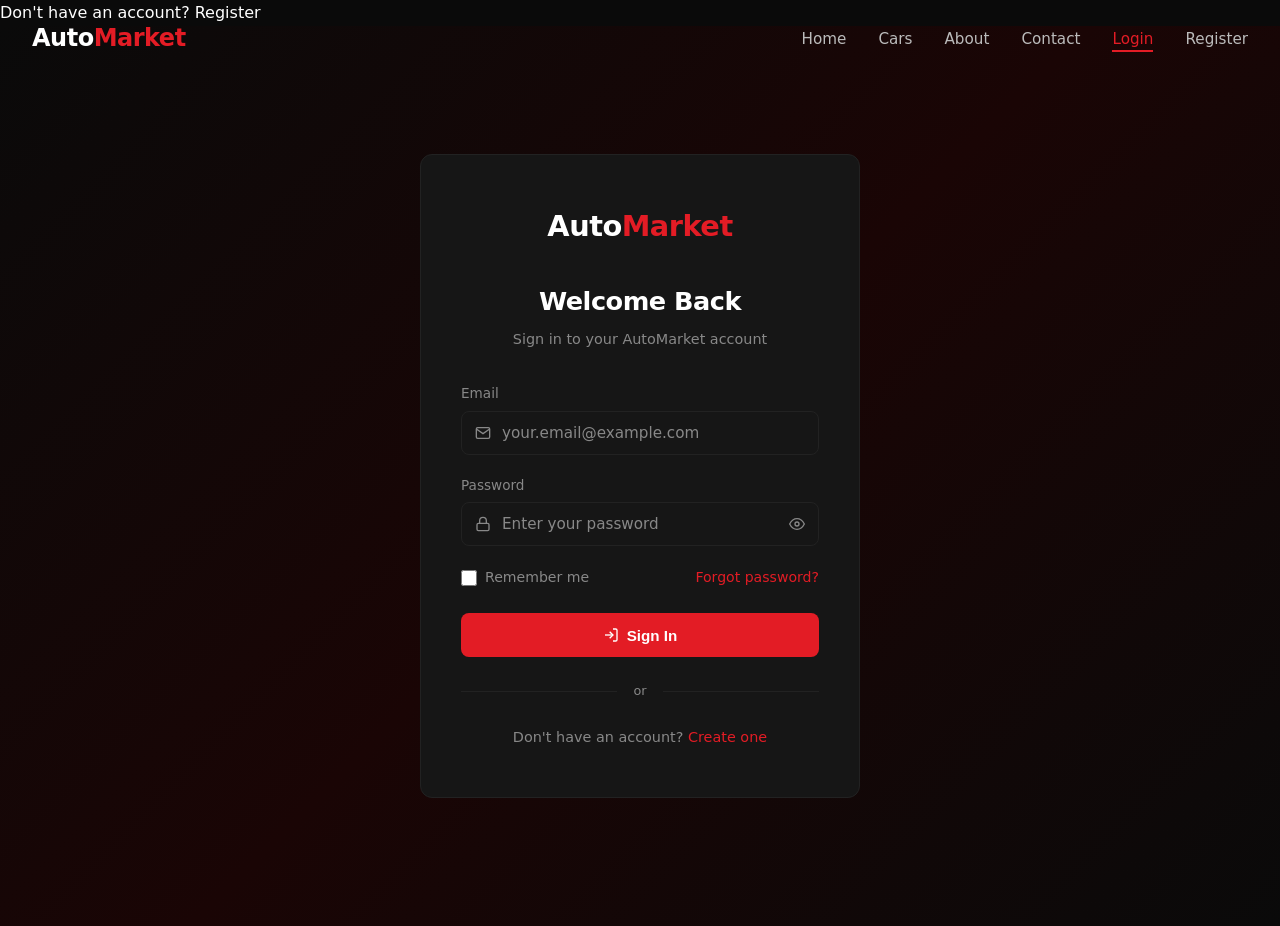
<file: html/login.html>
<!DOCTYPE html>
<html lang="en">
<head>
  <meta charset="UTF-8"/>
  <meta name="viewport" content="width=device-width, initial-scale=1.0"/>
  <title>AutoMarket – Login</title>
  <link rel="stylesheet" href="../css/style.css"/>
  <p>Don't have an account? <a href="register.html">Register</a></p>
  <style>
    .auth-page {
      min-height: 100vh;
      display: flex;
      align-items: center;
      justify-content: center;
      position: relative;
      overflow: hidden;
    }
    .auth-bg {
      position: absolute;
      inset: 0;
      background: linear-gradient(135deg, #0a0a0a 0%, #1a0505 50%, #0a0a0a 100%);
    }
    .auth-bg::before {
      content: '';
      position: absolute;
      inset: 0;
      background: url('https://images.unsplash.com/photo-1503376780353-7e6692767b70?w=1600&q=80') center/cover no-repeat;
      opacity: 0.15;
    }
    .auth-card {
      position: relative;
      z-index: 2;
      background: var(--bg3);
      border: 1px solid var(--border);
      border-radius: var(--radius-lg);
      padding: 3rem 2.5rem;
      width: 100%;
      max-width: 440px;
      margin: 2rem;
      animation: authFadeIn 0.6s ease forwards;
    }
    @keyframes authFadeIn {
      from { opacity: 0; transform: translateY(30px); }
      to { opacity: 1; transform: translateY(0); }
    }
    .auth-logo { text-align: center; margin-bottom: 2rem; }
    .auth-logo a { font-size: 1.8rem; font-weight: 700; letter-spacing: -0.5px; color: #fff; }
    .auth-logo a span { color: var(--red); }
    .auth-title { font-size: 1.6rem; font-weight: 800; letter-spacing: -0.5px; margin-bottom: 0.4rem; text-align: center; }
    .auth-subtitle { color: var(--text-muted); font-size: 0.9rem; text-align: center; margin-bottom: 2rem; }
    .input-wrapper { position: relative; }
    .input-icon {
      position: absolute;
      left: 14px;
      top: 50%;
      transform: translateY(-50%);
      width: 16px;
      height: 16px;
      color: var(--text-muted);
      pointer-events: none;
    }
    .input-wrapper input { padding-left: 2.5rem; }
    .toggle-password {
      position: absolute;
      right: 14px;
      top: 50%;
      transform: translateY(-50%);
      background: none;
      border: none;
      cursor: pointer;
      color: var(--text-muted);
      padding: 0;
      display: flex;
      transition: color var(--transition);
    }
    .toggle-password:hover { color: var(--text); }
    .toggle-password svg { width: 16px; height: 16px; }
    .form-row {
      display: flex;
      justify-content: space-between;
      align-items: center;
      margin-bottom: 1.5rem;
    }
    .checkbox-label {
      display: flex;
      align-items: center;
      gap: 8px;
      cursor: pointer;
      font-size: 0.88rem;
      color: var(--text-muted);
    }
    .checkbox-label input[type="checkbox"] { width: 16px; height: 16px; accent-color: var(--red); cursor: pointer; }
    .forgot-link { font-size: 0.88rem; color: var(--red); transition: opacity var(--transition); }
    .forgot-link:hover { opacity: 0.8; }
    .auth-divider {
      display: flex;
      align-items: center;
      gap: 1rem;
      margin: 1.5rem 0;
    }
    .auth-divider::before, .auth-divider::after { content: ''; flex: 1; height: 1px; background: var(--border); }
    .auth-divider span { color: var(--text-muted); font-size: 0.8rem; }
    .auth-footer { text-align: center; margin-top: 1.5rem; font-size: 0.9rem; color: var(--text-muted); }
    .auth-footer a { color: var(--red); transition: opacity var(--transition); }
    .auth-footer a:hover { opacity: 0.8; }
    .form-error {
      display: none;
      align-items: center;
      gap: 8px;
      padding: 0.75rem 1rem;
      background: rgba(227,28,37,0.1);
      border: 1px solid rgba(227,28,37,0.3);
      border-radius: var(--radius);
      color: #ff6b6b;
      font-size: 0.88rem;
      margin-bottom: 1rem;
    }
    .form-error.show { display: flex; }
    .form-error svg { width: 16px; height: 16px; flex-shrink: 0; }
    .form-success {
      display: none;
      align-items: center;
      gap: 10px;
      padding: 0.75rem 1rem;
      background: rgba(34,197,94,0.1);
      border: 1px solid rgba(34,197,94,0.3);
      border-radius: var(--radius);
      color: #4ade80;
      font-size: 0.88rem;
      margin-bottom: 1rem;
    }
    .form-success.show { display: flex; }
    .form-success svg { width: 16px; height: 16px; flex-shrink: 0; }
    @media (max-width: 480px) {
      .auth-card { padding: 2rem 1.5rem; }
    }
  </style>
</head>

<body>

  <nav class="navbar scrolled" id="navbar">
    <div class="nav-container">
      <a href="index.html" class="logo">Auto<span>Market</span></a>
      <ul class="nav-links">
<li><a href="index.html">Home</a></li>
<li><a href="cars.html">Cars</a></li>
<li><a href="about.html">About</a></li>
<li><a href="contact.html">Contact</a></li>
<li><a href="login.html" class="active">Login</a></li>
<li><a href="register.html">Register</a></li>
      </ul>
      <button class="hamburger" id="hamburger">
        <span></span><span></span><span></span>
      </button>
    </div>
  </nav>

  <section class="auth-page">
    <div class="auth-bg"></div>
    <div class="auth-card">

      <div class="auth-logo">
        <a href="index.html">Auto<span>Market</span></a>
      </div>

      <h1 class="auth-title">Welcome Back</h1>
      <p class="auth-subtitle">Sign in to your AutoMarket account</p>

      <div class="form-error" id="form-error">
        <svg viewBox="0 0 24 24" fill="none" stroke="currentColor" stroke-width="2">
          <circle cx="12" cy="12" r="10"/>
          <line x1="12" y1="8" x2="12" y2="12"/>
          <line x1="12" y1="16" x2="12.01" y2="16"/>
        </svg>
        <span id="error-msg">Invalid email or password.</span>
      </div>

      <div class="form-success" id="form-success">
        <svg viewBox="0 0 24 24" fill="none" stroke="currentColor" stroke-width="2">
          <polyline points="20 6 9 17 4 12"/>
        </svg>
        <span id="success-msg">Login successful! Redirecting...</span>
      </div>

      <div class="form-group">
        <label>Email</label>
        <div class="input-wrapper">
          <svg class="input-icon" viewBox="0 0 24 24" fill="none" stroke="currentColor" stroke-width="2">
            <path d="M4 4h16c1.1 0 2 .9 2 2v12c0 1.1-.9 2-2 2H4c-1.1 0-2-.9-2-2V6c0-1.1.9-2 2-2z"/>
            <polyline points="22,6 12,13 2,6"/>
          </svg>
          <input type="email" id="email" placeholder="your.email@example.com" autocomplete="email"/>
        </div>
      </div>

      <div class="form-group">
        <label>Password</label>
        <div class="input-wrapper">
          <svg class="input-icon" viewBox="0 0 24 24" fill="none" stroke="currentColor" stroke-width="2">
            <rect x="3" y="11" width="18" height="11" rx="2" ry="2"/>
            <path d="M7 11V7a5 5 0 0 1 10 0v4"/>
          </svg>
          <input type="password" id="password" placeholder="Enter your password" autocomplete="current-password"/>
          <button class="toggle-password" type="button" onclick="togglePw()">
            <svg id="eye-icon" viewBox="0 0 24 24" fill="none" stroke="currentColor" stroke-width="2">
              <path d="M1 12s4-8 11-8 11 8 11 8-4 8-11 8-11-8-11-8z"/>
              <circle cx="12" cy="12" r="3"/>
            </svg>
          </button>
        </div>
      </div>

      <div class="form-row">
        <label class="checkbox-label">
          <input type="checkbox" id="remember"/>
          Remember me
        </label>
        <a href="#" class="forgot-link">Forgot password?</a>
      </div>

      <button class="btn-primary btn-full" id="login-btn" onclick="handleLogin()">
        <svg viewBox="0 0 24 24" fill="none" stroke="currentColor" stroke-width="2" style="width:16px;height:16px">
          <path d="M15 3h4a2 2 0 0 1 2 2v14a2 2 0 0 1-2 2h-4"/>
          <polyline points="10 17 15 12 10 7"/>
          <line x1="15" y1="12" x2="3" y2="12"/>
        </svg>
        Sign In
      </button>

      <div class="auth-divider"><span>or</span></div>

      <div class="auth-footer">
        Don't have an account? <a href="register.html">Create one</a>
      </div>

    </div>
  </section>

  <script src="../js/script.js"></script>
  <script>
    function togglePw() {
      const input = document.getElementById('password');
      const icon = document.getElementById('eye-icon');
      if (input.type === 'password') {
        input.type = 'text';
        icon.innerHTML = `<path d="M17.94 17.94A10.07 10.07 0 0 1 12 20c-7 0-11-8-11-8a18.45 18.45 0 0 1 5.06-5.94M9.9 4.24A9.12 9.12 0 0 1 12 4c7 0 11 8 11 8a18.5 18.5 0 0 1-2.16 3.19m-6.72-1.07a3 3 0 1 1-4.24-4.24"/><line x1="1" y1="1" x2="23" y2="23"/>`;
      } else {
        input.type = 'password';
        icon.innerHTML = `<path d="M1 12s4-8 11-8 11 8 11 8-4 8-11 8-11-8-11-8z"/><circle cx="12" cy="12" r="3"/>`;
      }
    }

    function handleLogin() {
      const email = document.getElementById('email').value.trim();
      const password = document.getElementById('password').value;
      const remember = document.getElementById('remember').checked;
      const errorBox = document.getElementById('form-error');
      const successBox = document.getElementById('form-success');
      const btn = document.getElementById('login-btn');

      errorBox.classList.remove('show');
      successBox.classList.remove('show');

      if (!email || !password) {
        document.getElementById('error-msg').textContent = 'Please fill in all fields.';
        errorBox.classList.add('show');
        return;
      }

      const emailRegex = /^[^\s@]+@[^\s@]+\.[^\s@]+$/;
      if (!emailRegex.test(email)) {
        document.getElementById('error-msg').textContent = 'Please enter a valid email address.';
        errorBox.classList.add('show');
        return;
      }

      const users = JSON.parse(localStorage.getItem('automarket_users') || '[]');
      const user = users.find(u => u.email === email && u.password === password);

      if (!user) {
        document.getElementById('error-msg').textContent = 'Invalid email or password. Please try again.';
        errorBox.classList.add('show');
        return;
      }

      if (remember) {
        localStorage.setItem('automarket_logged', JSON.stringify({ email: user.email, firstName: user.firstName, lastName: user.lastName }));
      } else {
        sessionStorage.setItem('automarket_logged', JSON.stringify({ email: user.email, firstName: user.firstName, lastName: user.lastName }));
      }

      document.getElementById('success-msg').textContent = `Welcome back, ${user.firstName}! Redirecting...`;
      successBox.classList.add('show');
      btn.disabled = true;

      setTimeout(() => { window.location.href = 'index.html'; }, 1500);
    }

    document.getElementById('email').addEventListener('keydown', e => {
      if (e.key === 'Enter') document.getElementById('password').focus();
    });
    document.getElementById('password').addEventListener('keydown', e => {
      if (e.key === 'Enter') handleLogin();
    });
  </script>
</body>
</html>
</file>
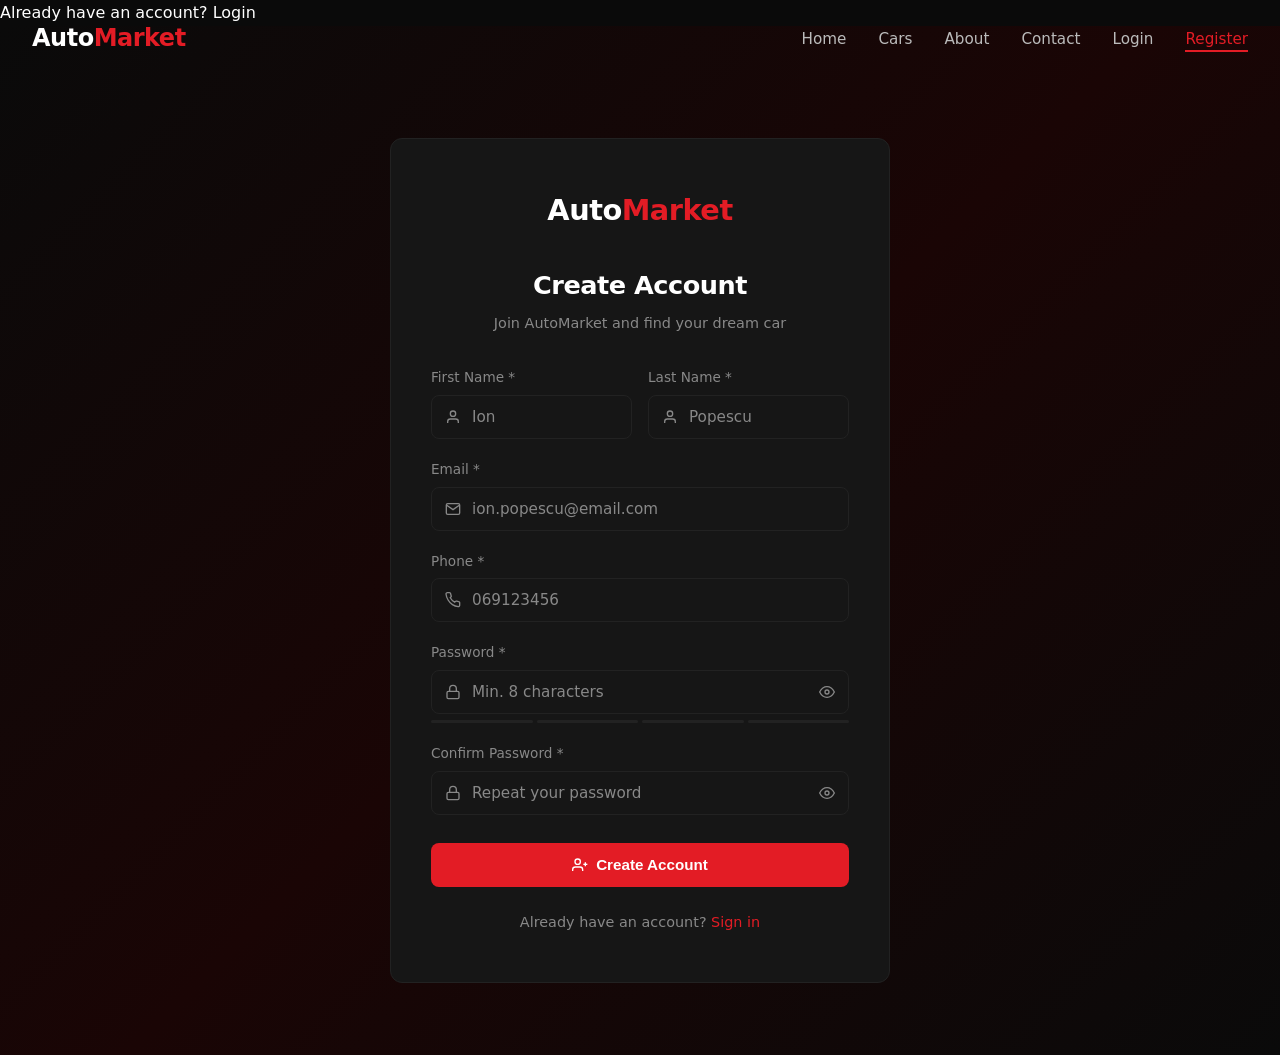
<file: html/register.html>
<!DOCTYPE html>
<html lang="en">
<head>
  <meta charset="UTF-8"/>
  <meta name="viewport" content="width=device-width, initial-scale=1.0"/>
  <title>AutoMarket – Register</title>
  <link rel="stylesheet" href="../css/style.css"/>
  <p>Already have an account? <a href="login.html">Login</a></p>
  <style>
    .auth-page {
      min-height: 100vh;
      display: flex;
      align-items: center;
      justify-content: center;
      position: relative;
      overflow: hidden;
      padding-top: 80px;
      padding-bottom: 40px;
    }
    .auth-bg {
      position: absolute;
      inset: 0;
      background: linear-gradient(135deg, #0a0a0a 0%, #1a0505 50%, #0a0a0a 100%);
    }
    .auth-bg::before {
      content: '';
      position: absolute;
      inset: 0;
      background: url('https://images.unsplash.com/photo-1503376780353-7e6692767b70?w=1600&q=80') center/cover no-repeat;
      opacity: 0.15;
    }
    .auth-card {
      position: relative;
      z-index: 2;
      background: var(--bg3);
      border: 1px solid var(--border);
      border-radius: var(--radius-lg);
      padding: 3rem 2.5rem;
      width: 100%;
      max-width: 500px;
      margin: 2rem;
      animation: authFadeIn 0.6s ease forwards;
    }
    @keyframes authFadeIn {
      from { opacity: 0; transform: translateY(30px); }
      to { opacity: 1; transform: translateY(0); }
    }
    .auth-logo {
      text-align: center;
      margin-bottom: 2rem;
    }
    .auth-logo a {
      font-size: 1.8rem;
      font-weight: 700;
      letter-spacing: -0.5px;
      color: #fff;
    }
    .auth-logo a span { color: var(--red); }
    .auth-title {
      font-size: 1.6rem;
      font-weight: 800;
      letter-spacing: -0.5px;
      margin-bottom: 0.4rem;
      text-align: center;
    }
    .auth-subtitle {
      color: var(--text-muted);
      font-size: 0.9rem;
      text-align: center;
      margin-bottom: 2rem;
    }
    .form-row-2 {
      display: grid;
      grid-template-columns: 1fr 1fr;
      gap: 1rem;
    }
    .input-wrapper { position: relative; }
    .input-icon {
      position: absolute;
      left: 14px;
      top: 50%;
      transform: translateY(-50%);
      width: 16px;
      height: 16px;
      color: var(--text-muted);
      pointer-events: none;
    }
    .input-wrapper input { padding-left: 2.5rem; }
    .toggle-password {
      position: absolute;
      right: 14px;
      top: 50%;
      transform: translateY(-50%);
      background: none;
      border: none;
      cursor: pointer;
      color: var(--text-muted);
      padding: 0;
      display: flex;
      transition: color var(--transition);
    }
    .toggle-password:hover { color: var(--text); }
    .toggle-password svg { width: 16px; height: 16px; }
    .field-error {
      font-size: 0.78rem;
      color: #ff6b6b;
      margin-top: 4px;
      display: none;
    }
    .field-error.show { display: block; }
    .form-group input.invalid { border-color: #e31c25; }
    .form-group input.valid { border-color: #4ade80; }
    .form-error {
      display: none;
      align-items: center;
      gap: 8px;
      padding: 0.75rem 1rem;
      background: rgba(227,28,37,0.1);
      border: 1px solid rgba(227,28,37,0.3);
      border-radius: var(--radius);
      color: #ff6b6b;
      font-size: 0.88rem;
      margin-bottom: 1rem;
    }
    .form-error.show { display: flex; }
    .form-error svg { width: 16px; height: 16px; flex-shrink: 0; }
    .form-success-box {
      display: none;
      flex-direction: column;
      align-items: center;
      gap: 12px;
      padding: 1.5rem 1rem;
      background: rgba(34,197,94,0.1);
      border: 1px solid rgba(34,197,94,0.3);
      border-radius: var(--radius);
      color: #4ade80;
      font-size: 0.92rem;
      margin-bottom: 1rem;
      text-align: center;
    }
    .form-success-box.show { display: flex; }
    .form-success-box svg { width: 40px; height: 40px; }
    .auth-footer {
      text-align: center;
      margin-top: 1.5rem;
      font-size: 0.9rem;
      color: var(--text-muted);
    }
    .auth-footer a { color: var(--red); transition: opacity var(--transition); }
    .auth-footer a:hover { opacity: 0.8; }
    .password-strength {
      margin-top: 6px;
      display: flex;
      gap: 4px;
    }
    .strength-bar {
      height: 3px;
      flex: 1;
      border-radius: 2px;
      background: var(--border);
      transition: background 0.3s ease;
    }
    .strength-bar.weak { background: #e31c25; }
    .strength-bar.medium { background: #f59e0b; }
    .strength-bar.strong { background: #4ade80; }
    @media (max-width: 480px) {
      .auth-card { padding: 2rem 1.5rem; }
      .form-row-2 { grid-template-columns: 1fr; }
    }
  </style>
</head>

<body>

  <nav class="navbar scrolled" id="navbar">
    <div class="nav-container">
      <a href="index.html" class="logo">Auto<span>Market</span></a>
      <ul class="nav-links">
<li><a href="index.html">Home</a></li>
<li><a href="cars.html">Cars</a></li>
<li><a href="about.html">About</a></li>
<li><a href="contact.html">Contact</a></li>
<li><a href="login.html">Login</a></li>
<li><a href="register.html" class="active">Register</a></li>
      </ul>
      <button class="hamburger" id="hamburger">
        <span></span><span></span><span></span>
      </button>
    </div>
  </nav>

  <section class="auth-page">
    <div class="auth-bg"></div>
    <div class="auth-card">

      <div class="auth-logo">
        <a href="index.html">Auto<span>Market</span></a>
      </div>

      <h1 class="auth-title">Create Account</h1>
      <p class="auth-subtitle">Join AutoMarket and find your dream car</p>

      <div class="form-error" id="form-error">
        <svg viewBox="0 0 24 24" fill="none" stroke="currentColor" stroke-width="2">
          <circle cx="12" cy="12" r="10"/>
          <line x1="12" y1="8" x2="12" y2="12"/>
          <line x1="12" y1="16" x2="12.01" y2="16"/>
        </svg>
        <span id="error-msg"></span>
      </div>

      <div class="form-success-box" id="form-success">
        <svg viewBox="0 0 24 24" fill="none" stroke="currentColor" stroke-width="2">
          <path d="M22 11.08V12a10 10 0 1 1-5.93-9.14"/>
          <polyline points="22 4 12 14.01 9 11.01"/>
        </svg>
        <strong>Account created successfully!</strong>
        <span>Redirecting to login...</span>
      </div>

      <div id="register-form">
        <div class="form-row-2">
          <div class="form-group">
            <label>First Name *</label>
            <div class="input-wrapper">
              <svg class="input-icon" viewBox="0 0 24 24" fill="none" stroke="currentColor" stroke-width="2">
                <path d="M20 21v-2a4 4 0 0 0-4-4H8a4 4 0 0 0-4 4v2"/>
                <circle cx="12" cy="7" r="4"/>
              </svg>
              <input type="text" id="firstName" placeholder="Ion"/>
            </div>
            <span class="field-error" id="err-firstName">First name is required</span>
          </div>
          <div class="form-group">
            <label>Last Name *</label>
            <div class="input-wrapper">
              <svg class="input-icon" viewBox="0 0 24 24" fill="none" stroke="currentColor" stroke-width="2">
                <path d="M20 21v-2a4 4 0 0 0-4-4H8a4 4 0 0 0-4 4v2"/>
                <circle cx="12" cy="7" r="4"/>
              </svg>
              <input type="text" id="lastName" placeholder="Popescu"/>
            </div>
            <span class="field-error" id="err-lastName">Last name is required</span>
          </div>
        </div>

        <div class="form-group">
          <label>Email *</label>
          <div class="input-wrapper">
            <svg class="input-icon" viewBox="0 0 24 24" fill="none" stroke="currentColor" stroke-width="2">
              <path d="M4 4h16c1.1 0 2 .9 2 2v12c0 1.1-.9 2-2 2H4c-1.1 0-2-.9-2-2V6c0-1.1.9-2 2-2z"/>
              <polyline points="22,6 12,13 2,6"/>
            </svg>
            <input type="email" id="email" placeholder="ion.popescu@email.com"/>
          </div>
          <span class="field-error" id="err-email">Enter a valid email address</span>
        </div>

        <div class="form-group">
          <label>Phone *</label>
          <div class="input-wrapper">
            <svg class="input-icon" viewBox="0 0 24 24" fill="none" stroke="currentColor" stroke-width="2">
              <path d="M22 16.92v3a2 2 0 0 1-2.18 2 19.79 19.79 0 0 1-8.63-3.07A19.5 19.5 0 0 1 4.64 12a19.79 19.79 0 0 1-3.07-8.67A2 2 0 0 1 3.55 1h3a2 2 0 0 1 2 1.72c.127.96.361 1.903.7 2.81a2 2 0 0 1-.45 2.11L7.91 8.54a16 16 0 0 0 6.63 6.63l.91-.91a2 2 0 0 1 2.11-.45c.907.339 1.85.573 2.81.7A2 2 0 0 1 22 16.92z"/>
            </svg>
            <input type="tel" id="phone" placeholder="069123456"/>
          </div>
          <span class="field-error" id="err-phone">Phone must contain only digits</span>
        </div>

        <div class="form-group">
          <label>Password *</label>
          <div class="input-wrapper">
            <svg class="input-icon" viewBox="0 0 24 24" fill="none" stroke="currentColor" stroke-width="2">
              <rect x="3" y="11" width="18" height="11" rx="2" ry="2"/>
              <path d="M7 11V7a5 5 0 0 1 10 0v4"/>
            </svg>
            <input type="password" id="password" placeholder="Min. 8 characters" oninput="updateStrength()"/>
            <button class="toggle-password" type="button" onclick="togglePw('password', 'eye1')">
              <svg id="eye1" viewBox="0 0 24 24" fill="none" stroke="currentColor" stroke-width="2">
                <path d="M1 12s4-8 11-8 11 8 11 8-4 8-11 8-11-8-11-8z"/>
                <circle cx="12" cy="12" r="3"/>
              </svg>
            </button>
          </div>
          <div class="password-strength">
            <div class="strength-bar" id="s1"></div>
            <div class="strength-bar" id="s2"></div>
            <div class="strength-bar" id="s3"></div>
            <div class="strength-bar" id="s4"></div>
          </div>
          <span class="field-error" id="err-password">Password must be at least 8 characters</span>
        </div>

        <div class="form-group">
          <label>Confirm Password *</label>
          <div class="input-wrapper">
            <svg class="input-icon" viewBox="0 0 24 24" fill="none" stroke="currentColor" stroke-width="2">
              <rect x="3" y="11" width="18" height="11" rx="2" ry="2"/>
              <path d="M7 11V7a5 5 0 0 1 10 0v4"/>
            </svg>
            <input type="password" id="confirmPassword" placeholder="Repeat your password"/>
            <button class="toggle-password" type="button" onclick="togglePw('confirmPassword', 'eye2')">
              <svg id="eye2" viewBox="0 0 24 24" fill="none" stroke="currentColor" stroke-width="2">
                <path d="M1 12s4-8 11-8 11 8 11 8-4 8-11 8-11-8-11-8z"/>
                <circle cx="12" cy="12" r="3"/>
              </svg>
            </button>
          </div>
          <span class="field-error" id="err-confirmPassword">Passwords do not match</span>
        </div>

        <button class="btn-primary btn-full" onclick="handleRegister()" style="margin-top:0.5rem">
          <svg viewBox="0 0 24 24" fill="none" stroke="currentColor" stroke-width="2" style="width:16px;height:16px">
            <path d="M16 21v-2a4 4 0 0 0-4-4H5a4 4 0 0 0-4 4v2"/>
            <circle cx="8.5" cy="7" r="4"/>
            <line x1="20" y1="8" x2="20" y2="14"/>
            <line x1="23" y1="11" x2="17" y2="11"/>
          </svg>
          Create Account
        </button>
      </div>

      <div class="auth-footer">
        Already have an account? <a href="login.html">Sign in</a>
      </div>

    </div>
  </section>

  <script src="../js/script.js"></script>
  <script>
    function togglePw(inputId, iconId) {
      const input = document.getElementById(inputId);
      const icon = document.getElementById(iconId);
      if (input.type === 'password') {
        input.type = 'text';
        icon.innerHTML = `<path d="M17.94 17.94A10.07 10.07 0 0 1 12 20c-7 0-11-8-11-8a18.45 18.45 0 0 1 5.06-5.94M9.9 4.24A9.12 9.12 0 0 1 12 4c7 0 11 8 11 8a18.5 18.5 0 0 1-2.16 3.19m-6.72-1.07a3 3 0 1 1-4.24-4.24"/><line x1="1" y1="1" x2="23" y2="23"/>`;
      } else {
        input.type = 'password';
        icon.innerHTML = `<path d="M1 12s4-8 11-8 11 8 11 8-4 8-11 8-11-8-11-8z"/><circle cx="12" cy="12" r="3"/>`;
      }
    }

    function updateStrength() {
      const pw = document.getElementById('password').value;
      const bars = [document.getElementById('s1'), document.getElementById('s2'), document.getElementById('s3'), document.getElementById('s4')];
      bars.forEach(b => { b.className = 'strength-bar'; });
      if (pw.length === 0) return;
      let score = 0;
      if (pw.length >= 8) score++;
      if (/[A-Z]/.test(pw)) score++;
      if (/[0-9]/.test(pw)) score++;
      if (/[^A-Za-z0-9]/.test(pw)) score++;
      const cls = score <= 1 ? 'weak' : score <= 2 ? 'medium' : 'strong';
      for (let i = 0; i < score; i++) bars[i].classList.add(cls);
    }

    function setFieldState(id, valid, errId) {
      const input = document.getElementById(id);
      const err = document.getElementById(errId);
      input.classList.toggle('valid', valid);
      input.classList.toggle('invalid', !valid);
      err.classList.toggle('show', !valid);
      return valid;
    }

    function handleRegister() {
      const firstName = document.getElementById('firstName').value.trim();
      const lastName = document.getElementById('lastName').value.trim();
      const email = document.getElementById('email').value.trim();
      const phone = document.getElementById('phone').value.trim();
      const password = document.getElementById('password').value;
      const confirmPassword = document.getElementById('confirmPassword').value;
      const emailRegex = /^[^\s@]+@[^\s@]+\.[^\s@]+$/;
      const phoneRegex = /^\d+$/;

      document.getElementById('form-error').classList.remove('show');

      const v1 = setFieldState('firstName', firstName.length > 0, 'err-firstName');
      const v2 = setFieldState('lastName', lastName.length > 0, 'err-lastName');
      const v3 = setFieldState('email', emailRegex.test(email), 'err-email');
      const v4 = setFieldState('phone', phoneRegex.test(phone) && phone.length >= 9, 'err-phone');
      const v5 = setFieldState('password', password.length >= 8, 'err-password');
      const v6 = setFieldState('confirmPassword', password === confirmPassword && confirmPassword.length > 0, 'err-confirmPassword');

      if (!v1 || !v2 || !v3 || !v4 || !v5 || !v6) return;

      const users = JSON.parse(localStorage.getItem('automarket_users') || '[]');
      if (users.find(u => u.email === email)) {
        document.getElementById('error-msg').textContent = 'An account with this email already exists.';
        document.getElementById('form-error').classList.add('show');
        return;
      }

      users.push({ firstName, lastName, email, phone, password });
      localStorage.setItem('automarket_users', JSON.stringify(users));

      document.getElementById('register-form').style.display = 'none';
      document.getElementById('form-success').classList.add('show');

      setTimeout(() => { window.location.href = 'login.html'; }, 2000);
    }
  </script>
</body>
</html>
</file>
<file: css/style.css>
*, *::before, *::after { box-sizing: border-box; margin: 0; padding: 0; }

:root {
  --red: #e31c25;
  --red-dark: #b8141c;
  --bg: #0a0a0a;
  --bg2: #111111;
  --bg3: #161616;
  --border: #222;
  --text: #ffffff;
  --text-muted: #888;
  --text-secondary: #bbb;
  --radius: 8px;
  --radius-lg: 12px;
  --transition: 0.3s ease;
}

html { scroll-behavior: smooth; }

body {
  font-family: 'Segoe UI', system-ui, -apple-system, sans-serif;
  background: var(--bg);
  color: var(--text);
  line-height: 1.6;
  overflow-x: hidden;
}

img { max-width: 100%; display: block; }
a { text-decoration: none; color: inherit; }

@keyframes fadeUp {
  from { opacity: 0; transform: translateY(40px); }
  to { opacity: 1; transform: translateY(0); }
}
@keyframes pulse-ring {
  0% { transform: scale(0.8); opacity: 0.8; }
  70% { transform: scale(1.2); opacity: 0; }
  100% { transform: scale(0.8); opacity: 0; }
}

.animate-fade-up {
  opacity: 0;
  transform: translateY(40px);
  transition: opacity 0.7s ease, transform 0.7s ease;
}
.animate-fade-up.visible {
  opacity: 1;
  transform: translateY(0);
}

.navbar {
  position: fixed;
  top: 0; left: 0; right: 0;
  z-index: 1000;
  padding: 1.2rem 0;
  transition: background var(--transition), padding var(--transition);
}
.navbar.scrolled {
  background: rgba(10,10,10,0.95);
  backdrop-filter: blur(12px);
  padding: 0.8rem 0;
  border-bottom: 1px solid var(--border);
}
.nav-container {
  max-width: 1280px;
  margin: 0 auto;
  padding: 0 2rem;
  display: flex;
  align-items: center;
  justify-content: space-between;
}
.logo { font-size: 1.5rem; font-weight: 700; letter-spacing: -0.5px; color: #fff; }
.logo span { color: var(--red); }

.nav-links { display: flex; gap: 2rem; list-style: none; }
.nav-links a {
  font-size: 0.95rem;
  color: var(--text-secondary);
  transition: color var(--transition);
  position: relative;
}
.nav-links a::after {
  content: '';
  position: absolute;
  bottom: -4px; left: 0;
  width: 0; height: 2px;
  background: var(--red);
  transition: width var(--transition);
}
.nav-links a:hover, .nav-links a.active { color: var(--red); }
.nav-links a:hover::after, .nav-links a.active::after { width: 100%; }

.hamburger {
  display: none;
  flex-direction: column;
  gap: 5px;
  background: none;
  border: none;
  cursor: pointer;
  padding: 4px;
}
.hamburger span { display: block; width: 24px; height: 2px; background: #fff; transition: var(--transition); }
.hamburger.open span:nth-child(1) { transform: translateY(7px) rotate(45deg); }
.hamburger.open span:nth-child(2) { opacity: 0; }
.hamburger.open span:nth-child(3) { transform: translateY(-7px) rotate(-45deg); }

.container { max-width: 1280px; margin: 0 auto; padding: 0 2rem; }
.section-padding { padding: 6rem 0; }
.dark-section { background: var(--bg2); }

.hero {
  position: relative;
  min-height: 100vh;
  display: flex;
  align-items: center;
  overflow: hidden;
}
.hero-bg {
  position: absolute;
  inset: 0;
  background: linear-gradient(135deg, #0a0a0a 0%, #1a0505 50%, #0a0a0a 100%);
}
.hero-bg::before {
  content: '';
  position: absolute;
  inset: 0;
  background: url('https://images.unsplash.com/photo-1503376780353-7e6692767b70?w=1600&q=80') center/cover no-repeat;
  opacity: 0.25;
}
.hero-content {
  position: relative;
  z-index: 2;
  max-width: 1280px;
  margin: 0 auto;
  padding: 0 2rem;
  padding-top: 6rem;
}
.hero-content h1 {
  font-size: clamp(3rem, 7vw, 6rem);
  font-weight: 800;
  line-height: 1.05;
  letter-spacing: -2px;
  margin-bottom: 1.5rem;
}
.hero-accent { color: var(--red); }
.hero-content p {
  font-size: 1.15rem;
  color: var(--text-secondary);
  max-width: 480px;
  margin-bottom: 2.5rem;
  line-height: 1.7;
}
.hero-overlay-rings { position: absolute; right: 5%; top: 35%; z-index: 1; }
.ring {
  position: absolute;
  border: 1px solid rgba(227,28,37,0.3);
  border-radius: 50%;
  animation: pulse-ring 3s ease-in-out infinite;
}
.ring-1 { width: 200px; height: 200px; top: -100px; left: -100px; }
.ring-2 { width: 350px; height: 350px; top: -175px; left: -175px; animation-delay: 1s; }

.page-hero { position: relative; padding: 10rem 0 5rem; overflow: hidden; }
.page-hero .hero-bg {
  position: absolute; inset: 0;
  background: linear-gradient(135deg, #0a0a0a 0%, #180303 100%);
}
.page-hero .hero-bg::before {
  content: '';
  position: absolute; inset: 0;
  background: url('https://images.unsplash.com/photo-1492144534655-ae79c964c9d7?w=1600&q=80') center/cover no-repeat;
  opacity: 0.15;
}
.page-hero-content { position: relative; z-index: 2; }
.page-hero-content h1 {
  font-size: clamp(2.5rem, 5vw, 4rem);
  font-weight: 800;
  letter-spacing: -1px;
  margin-bottom: 1rem;
}
.page-hero-content p { font-size: 1.1rem; color: var(--text-secondary); }

.btn-primary {
  display: inline-flex;
  align-items: center;
  gap: 8px;
  padding: 0.85rem 2rem;
  background: var(--red);
  color: #fff;
  border: none;
  border-radius: var(--radius);
  font-size: 0.95rem;
  font-weight: 600;
  cursor: pointer;
  transition: background var(--transition), transform var(--transition), box-shadow var(--transition);
}
.btn-primary:hover {
  background: var(--red-dark);
  transform: translateY(-2px);
  box-shadow: 0 8px 24px rgba(227,28,37,0.35);
}
.btn-outline {
  display: inline-flex;
  align-items: center;
  gap: 8px;
  padding: 0.85rem 2rem;
  background: transparent;
  color: #fff;
  border: 1px solid #444;
  border-radius: var(--radius);
  font-size: 0.95rem;
  font-weight: 500;
  cursor: pointer;
  transition: border-color var(--transition), background var(--transition), transform var(--transition);
}
.btn-outline:hover {
  border-color: var(--red);
  background: rgba(227,28,37,0.08);
  transform: translateY(-2px);
}
.btn-full { width: 100%; justify-content: center; }

.section-header { margin-bottom: 3.5rem; }
.section-header h2 {
  font-size: clamp(1.8rem, 3.5vw, 2.8rem);
  font-weight: 800;
  letter-spacing: -1px;
  margin-bottom: 0.75rem;
}
.section-header p { color: var(--text-muted); font-size: 1.05rem; }

.cars-grid {
  display: grid;
  grid-template-columns: repeat(auto-fill, minmax(280px, 1fr));
  gap: 1.5rem;
}

.car-card {
  background: var(--bg3);
  border: 1px solid var(--border);
  border-radius: var(--radius-lg);
  overflow: hidden;
  transition: transform var(--transition), border-color var(--transition), box-shadow var(--transition);
}
.car-card:hover {
  transform: translateY(-6px);
  border-color: #333;
  box-shadow: 0 20px 50px rgba(0,0,0,0.5);
}
.car-card-img { position: relative; height: 200px; overflow: hidden; }
.car-card-img img { width: 100%; height: 100%; object-fit: cover; transition: transform 0.5s ease; }
.car-card:hover .car-card-img img { transform: scale(1.05); }
.car-card-overlay {
  position: absolute; inset: 0;
  background: linear-gradient(to top, rgba(227,28,37,0.15), transparent);
  opacity: 0;
  transition: opacity var(--transition);
}
.car-card:hover .car-card-overlay { opacity: 1; }
.car-card-body { padding: 1.25rem; }
.car-card-body h3 { font-size: 1.05rem; font-weight: 700; margin-bottom: 0.4rem; }
.car-price { font-size: 1.35rem; font-weight: 800; margin-bottom: 1rem; }
.car-meta {
  display: grid;
  grid-template-columns: repeat(3, 1fr);
  gap: 0.5rem;
  margin-bottom: 1.25rem;
  padding-bottom: 1rem;
  border-bottom: 1px solid var(--border);
}
.meta-item { display: flex; flex-direction: column; gap: 2px; }
.meta-val { font-size: 0.85rem; font-weight: 600; }
.meta-label { font-size: 0.72rem; color: var(--text-muted); text-transform: uppercase; letter-spacing: 0.5px; }

.features-grid { display: grid; grid-template-columns: repeat(3, 1fr); gap: 2rem; }
.features-grid-4 { grid-template-columns: repeat(4, 1fr); }
.feature-card {
  text-align: center;
  padding: 2.5rem 1.5rem;
  background: var(--bg3);
  border: 1px solid var(--border);
  border-radius: var(--radius-lg);
  transition: transform var(--transition), border-color var(--transition);
}
.feature-card:hover { transform: translateY(-4px); border-color: var(--red); }
.feature-icon {
  width: 60px; height: 60px;
  background: rgba(227,28,37,0.12);
  border: 1px solid rgba(227,28,37,0.3);
  border-radius: var(--radius);
  display: flex; align-items: center; justify-content: center;
  margin: 0 auto 1.25rem;
  color: var(--red);
  transition: background var(--transition);
}
.feature-icon svg { width: 26px; height: 26px; }
.feature-card:hover .feature-icon { background: rgba(227,28,37,0.2); }
.feature-card h3 { font-size: 1.1rem; font-weight: 700; margin-bottom: 0.6rem; }
.feature-card p { color: var(--text-muted); font-size: 0.9rem; line-height: 1.6; }

.filters-bar { margin-bottom: 2.5rem; }
.vehicles-count { color: var(--text-muted); margin-bottom: 1.25rem; font-size: 0.9rem; }
.filters { display: flex; flex-wrap: wrap; gap: 1rem; align-items: flex-end; }
.filter-group { display: flex; flex-direction: column; gap: 6px; }
.filter-group label { font-size: 0.78rem; color: var(--text-muted); text-transform: uppercase; letter-spacing: 0.5px; }
.filter-group select {
  background: var(--bg3);
  color: var(--text);
  border: 1px solid var(--border);
  border-radius: var(--radius);
  padding: 0.6rem 2.5rem 0.6rem 1rem;
  font-size: 0.9rem;
  cursor: pointer;
  min-width: 160px;
  transition: border-color var(--transition);
  appearance: none;
  background-image: url("data:image/svg+xml,%3Csvg xmlns='http://www.w3.org/2000/svg' width='12' height='8' viewBox='0 0 12 8'%3E%3Cpath fill='%23888' d='M1 1l5 5 5-5'/%3E%3C/svg%3E");
  background-repeat: no-repeat;
  background-position: right 12px center;
}
.filter-group select:focus { outline: none; border-color: var(--red); }

.car-detail-page { padding-top: 7rem; }
.back-btn {
  display: inline-flex; align-items: center; gap: 8px;
  color: var(--text-muted); font-size: 0.9rem;
  margin-bottom: 2.5rem;
  transition: color var(--transition);
}
.back-btn svg { width: 18px; height: 18px; }
.back-btn:hover { color: var(--red); }
.car-detail-grid { display: grid; grid-template-columns: 1fr 1fr; gap: 4rem; align-items: start; }
.car-images .main-image {
  border-radius: var(--radius-lg); overflow: hidden;
  height: 400px; margin-bottom: 1rem;
  border: 1px solid var(--border);
}
.car-images .main-image img { width: 100%; height: 100%; object-fit: cover; transition: transform 0.5s ease; }
.car-images .main-image:hover img { transform: scale(1.03); }
.thumb-strip { display: flex; gap: 0.75rem; }
.thumb {
  width: 80px; height: 60px; object-fit: cover;
  border-radius: var(--radius);
  border: 2px solid var(--border);
  cursor: pointer; opacity: 0.6;
  transition: border-color var(--transition), opacity var(--transition);
}
.thumb:hover, .thumb.active { border-color: var(--red); opacity: 1; }
.car-brand-tag {
  display: inline-block;
  background: rgba(227,28,37,0.15);
  color: var(--red);
  border: 1px solid rgba(227,28,37,0.3);
  border-radius: 20px;
  padding: 0.25rem 1rem;
  font-size: 0.8rem; font-weight: 600;
  text-transform: uppercase; letter-spacing: 1px;
  margin-bottom: 1rem;
}
.car-info h1 { font-size: clamp(1.8rem, 3vw, 2.8rem); font-weight: 800; letter-spacing: -1px; margin-bottom: 0.5rem; }
.car-price-big { font-size: 2rem; font-weight: 800; margin-bottom: 1.5rem; }
.car-desc { color: var(--text-secondary); line-height: 1.8; margin-bottom: 2rem; font-size: 0.95rem; }
.specs-grid { margin-bottom: 2rem; }
.specs-grid h3 { font-size: 1.1rem; font-weight: 700; margin-bottom: 1rem; padding-bottom: 0.75rem; border-bottom: 1px solid var(--border); }
.specs-list { display: grid; grid-template-columns: 1fr 1fr; gap: 1rem; }
.spec-item {
  background: var(--bg3); border: 1px solid var(--border);
  border-left: 3px solid var(--red);
  border-radius: var(--radius); padding: 0.85rem 1rem;
}
.spec-label { display: block; font-size: 0.75rem; color: var(--text-muted); text-transform: uppercase; letter-spacing: 0.5px; margin-bottom: 4px; }
.spec-value { display: block; font-size: 0.95rem; font-weight: 600; }
.car-actions { display: flex; gap: 1rem; }
.car-actions a { flex: 1; }
.car-actions svg { width: 16px; height: 16px; }

.contact-grid { display: grid; grid-template-columns: 1fr 1fr; gap: 4rem; }
.contact-form-box h2, .contact-info-box h2 { font-size: 1.6rem; font-weight: 700; margin-bottom: 2rem; }
.form-group { margin-bottom: 1.25rem; }
.form-group label { display: block; font-size: 0.85rem; color: var(--text-muted); margin-bottom: 6px; }
.form-group input, .form-group textarea {
  width: 100%; background: var(--bg3); color: var(--text);
  border: 1px solid var(--border); border-radius: var(--radius);
  padding: 0.75rem 1rem; font-size: 0.95rem; font-family: inherit;
  transition: border-color var(--transition); resize: vertical;
}
.form-group input:focus, .form-group textarea:focus { outline: none; border-color: var(--red); }
.form-group input::placeholder, .form-group textarea::placeholder { color: var(--text-muted); }
.form-success {
  display: none; align-items: center; gap: 10px;
  margin-top: 1rem; padding: 1rem;
  background: rgba(34,197,94,0.1); border: 1px solid rgba(34,197,94,0.3);
  border-radius: var(--radius); color: #4ade80; font-size: 0.9rem;
}
.form-success.show { display: flex; }
.form-success svg { width: 18px; height: 18px; flex-shrink: 0; }
.location-tag { display: inline-flex; align-items: center; gap: 6px; color: var(--text-muted); font-size: 0.85rem; margin-bottom: 1rem; }
.location-tag svg { width: 14px; height: 14px; }
.contact-item { display: flex; gap: 1rem; margin-bottom: 1.5rem; align-items: flex-start; }
.contact-icon {
  width: 44px; height: 44px;
  background: rgba(227,28,37,0.12); border: 1px solid rgba(227,28,37,0.3);
  border-radius: var(--radius); display: flex; align-items: center; justify-content: center;
  color: var(--red); flex-shrink: 0;
}
.contact-icon svg { width: 18px; height: 18px; }
.contact-item h4 { font-size: 0.85rem; font-weight: 600; margin-bottom: 4px; }
.contact-item p { color: var(--text-muted); font-size: 0.88rem; }
.map-placeholder { margin-top: 1.5rem; border-radius: var(--radius-lg); overflow: hidden; border: 1px solid var(--border); }
.map-placeholder svg { width: 100%; height: auto; display: block; }

.cta-content { text-align: center; max-width: 600px; margin: 0 auto; }
.cta-content h2 { font-size: clamp(1.8rem, 3vw, 2.8rem); font-weight: 800; letter-spacing: -1px; margin-bottom: 1rem; }
.cta-content p { color: var(--text-muted); margin-bottom: 2rem; }
.cta-buttons { display: flex; gap: 1rem; justify-content: center; flex-wrap: wrap; }

.footer { background: var(--bg); border-top: 1px solid var(--border); padding-top: 3.5rem; }
.footer-container {
  max-width: 1280px; margin: 0 auto; padding: 0 2rem 3rem;
  display: grid; grid-template-columns: 2fr 1.5fr 1fr; gap: 3rem;
}
.footer-brand p { color: var(--text-muted); font-size: 0.9rem; margin-top: 0.75rem; max-width: 280px; line-height: 1.7; }
.footer-contact h4, .footer-social h4 { font-size: 0.85rem; text-transform: uppercase; letter-spacing: 1px; color: var(--text-muted); margin-bottom: 1rem; }
.footer-contact p { color: var(--text-secondary); font-size: 0.9rem; margin-bottom: 0.4rem; }
.social-links { display: flex; gap: 0.75rem; }
.social-btn {
  width: 36px; height: 36px; border: 1px solid var(--border);
  border-radius: var(--radius); display: flex; align-items: center; justify-content: center;
  color: var(--text-muted); transition: border-color var(--transition), color var(--transition), background var(--transition);
}
.social-btn svg { width: 16px; height: 16px; }
.social-btn:hover { border-color: var(--red); color: var(--red); background: rgba(227,28,37,0.08); }
.footer-bottom { border-top: 1px solid var(--border); text-align: center; padding: 1.5rem; color: var(--text-muted); font-size: 0.85rem; }

@media (max-width: 1024px) {
  .features-grid-4 { grid-template-columns: repeat(2, 1fr); }
  .car-detail-grid { grid-template-columns: 1fr; gap: 2.5rem; }
  .contact-grid { grid-template-columns: 1fr; gap: 3rem; }
}
@media (max-width: 768px) {
  .nav-links {
    position: fixed; top: 0; right: -100%; height: 100vh; width: 260px;
    background: rgba(10,10,10,0.98); backdrop-filter: blur(16px);
    flex-direction: column; justify-content: center; align-items: center; gap: 2.5rem;
    transition: right var(--transition); border-left: 1px solid var(--border);
  }
  .nav-links.open { right: 0; }
  .nav-links a { font-size: 1.1rem; }
  .hamburger { display: flex; z-index: 1001; }
  .features-grid, .features-grid-4 { grid-template-columns: 1fr; }
  .cars-grid { grid-template-columns: 1fr; }
  .footer-container { grid-template-columns: 1fr; gap: 2rem; }
  .filters { flex-direction: column; }
  .filter-group select { min-width: 100%; }
  .specs-list { grid-template-columns: 1fr; }
  .car-actions { flex-direction: column; }
  .cta-buttons { flex-direction: column; align-items: center; }
  .section-padding { padding: 4rem 0; }
}
@media (max-width: 480px) {
  .container { padding: 0 1.25rem; }
  .hero-content { padding: 0 1.25rem; padding-top: 5rem; }
}
</file>
